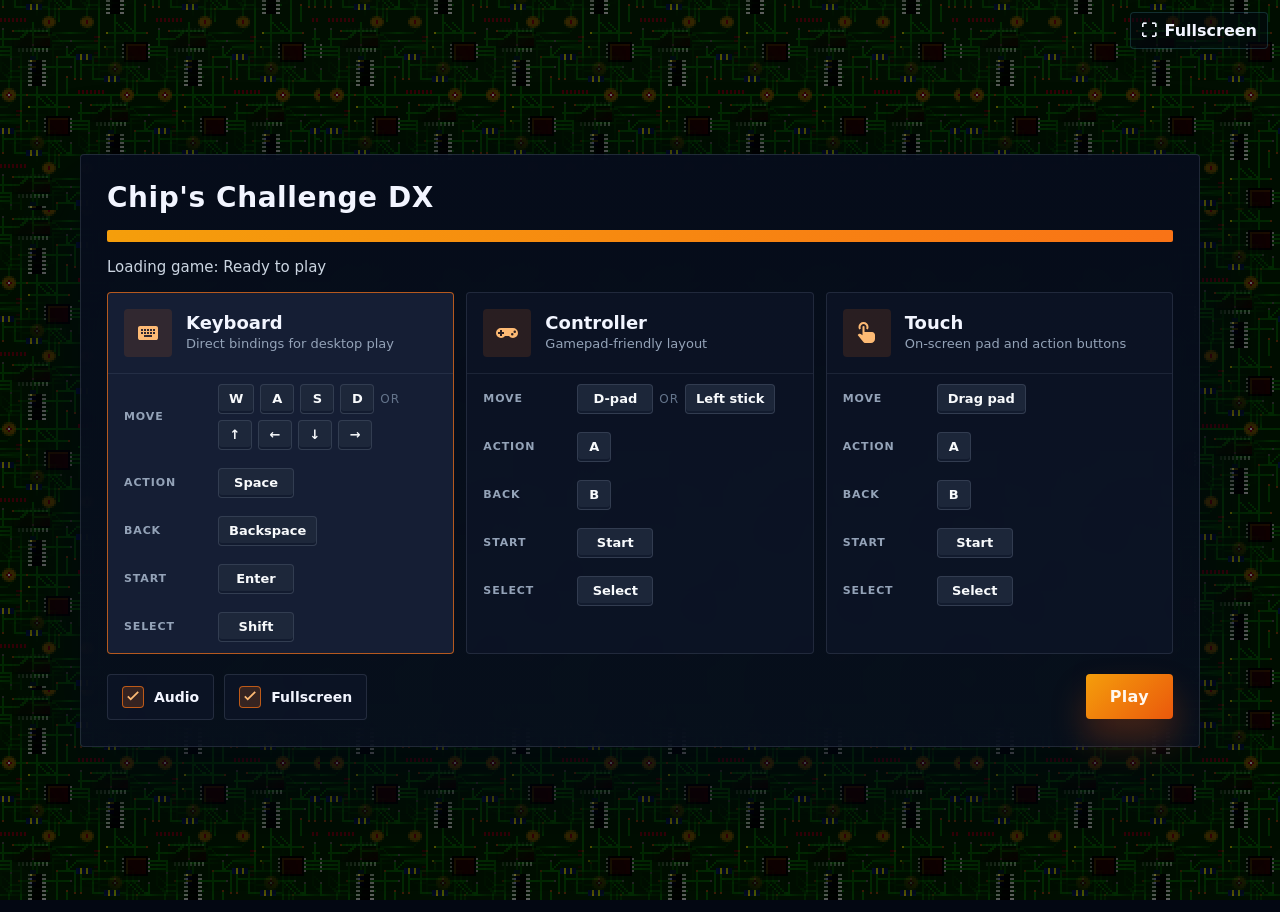
<file: index.html>
<!doctype html>
<html lang="en">
	<head>
		<meta charset="utf-8" />
		<meta name="viewport" content="width=device-width, initial-scale=1" />
		<meta name="description" content="Play Chip's Challenge DX in your browser with keyboard, controller, or touch controls." />
		<meta property="og:type" content="website" />
		<meta property="og:title" content="Chip's Challenge DX" />
		<meta property="og:description" content="Play Chip's Challenge DX in your browser with keyboard, controller, or touch controls." />
		<meta property="og:url" content="https://casualhacks.net/chipdx/" />
		<meta property="og:image" content="https://casualhacks.net/chipdx/social-preview.png" />
		<meta property="og:image:alt" content="Screenshot of Chip's Challenge DX showing a key-filled level and HUD counters." />
		<meta name="twitter:card" content="summary_large_image" />
		<meta name="twitter:title" content="Chip's Challenge DX" />
		<meta name="twitter:description" content="Play Chip's Challenge DX in your browser with keyboard, controller, or touch controls." />
		<meta name="twitter:image" content="https://casualhacks.net/chipdx/social-preview.png" />
		<title>Chip's Challenge DX</title>
		<link rel="icon" href="./favicon.ico" />
		<link rel="stylesheet" href="./index.css" />
	</head>
	<body>
		<div id="root" x-data="chipGame()" x-init="init()">
			<svg class="ui-icons" aria-hidden="true" focusable="false">
				<defs>
					<!-- Keyboard -->
					<symbol id="icon-keyboard" viewBox="0 0 24 24">
						<path d="M4 19q-.825 0-1.412-.587T2 17V7q0-.825.588-1.412T4 5h16q.825 0 1.413.588T22 7v10q0 .825-.587 1.413T20 19zm4-3h8v-2H8zm-3-3h2v-2H5zm3 0h2v-2H8zm3 0h2v-2h-2zm3 0h2v-2h-2zm3 0h2v-2h-2zM5 10h2V8H5zm3 0h2V8H8zm3 0h2V8h-2zm3 0h2V8h-2zm3 0h2V8h-2z"/>
					</symbol>
					<!-- Controller -->
					<symbol id="icon-controller" viewBox="0 0 24 24">
						<path d="M6 7h12a5 5 0 0 1 5 5a5 5 0 0 1-5 5c-1.64 0-3.09-.79-4-2h-4c-.91 1.21-2.36 2-4 2a5 5 0 0 1-5-5a5 5 0 0 1 5-5m13.75 2.5a1.25 1.25 0 0 0-1.25 1.25A1.25 1.25 0 0 0 19.75 12A1.25 1.25 0 0 0 21 10.75a1.25 1.25 0 0 0-1.25-1.25m-2.5 2.5A1.25 1.25 0 0 0 16 13.25a1.25 1.25 0 0 0 1.25 1.25a1.25 1.25 0 0 0 1.25-1.25A1.25 1.25 0 0 0 17.25 12M5 9v2H3v2h2v2h2v-2h2v-2H7V9z"/>
					</symbol>
					<!-- Touch -->
					<symbol id="icon-touch" viewBox="0 0 24 24">
						<path fill="currentColor" d="M10.475 22q-.7 0-1.312-.3t-1.038-.85l-5.45-6.925l.475-.5q.5-.525 1.2-.625t1.3.275L7.5 14.2V6q0-.425.288-.712T8.5 5t.725.288t.3.712v5H17q1.25 0 2.125.875T20 14v4q0 1.65-1.175 2.825T16 22zm-6.3-13.5q-.325-.55-.5-1.187T3.5 6q0-2.075 1.463-3.537T8.5 1t3.538 1.463T13.5 6q0 .675-.175 1.313t-.5 1.187l-1.725-1q.2-.35.3-.712T11.5 6q0-1.25-.875-2.125T8.5 3t-2.125.875T5.5 6q0 .425.1.788t.3.712z"/>
					</symbol>
					<!-- Check -->
					<symbol id="icon-check" viewBox="0 0 24 24">
						<path d="M9.25 16.25 5 12l1.5-1.5 2.75 2.75L17.5 5 19 6.5l-9.75 9.75Z" />
					</symbol>
				</defs>
			</svg>

			<canvas id="game" x-ref="canvas"></canvas>
			<div id="hud" x-text="hudText"></div>
			<button id="display-mode-cta" type="button" x-cloak x-show="showDisplayModeCta" @click="requestPreferredDisplayMode()">
				<span id="display-mode-cta-icon" aria-hidden="true">⛶</span>
				<span>Fullscreen</span>
			</button>
			<input id="levelset-file-input" x-ref="levelSetFileInput" type="file" accept=".dat,.ccl,application/octet-stream" @change="loadLocalPlayLevelSet($event)" />
			<div id="levelset-file-prompt" x-cloak x-show="levelSetFilePromptVisible" @click.self="levelSetFilePromptVisible = false">
				<button type="button" @click="$refs.levelSetFileInput.click()">Choose Levelset File</button>
			</div>
			<div id="loading-screen" aria-live="polite" x-cloak x-show="!gameActive">
				<div id="loading-panel-frame" :style="{ width: loadingPanelFrameWidth + 'px', height: loadingPanelFrameHeight + 'px' }">
					<div id="loading-panel" x-ref="loadingPanel" :class="{ landscape: showAllControlHints }" :style="{ transform: 'scale(' + loadingPanelScale + ')' }">
						<div id="loading-title">Chip's Challenge DX</div>
						<div id="loading-bar"><span :style="{ width: Math.round(loadingProgress * 100) + '%' }"></span></div>
						<div id="loading-status" x-text="overlayStatusText"></div>
						<div id="control-grid">
						<section class="control-card" :class="{ selected: selectedControlScheme === 'keyboard' }" role="button" tabindex="0" @click="selectControlScheme('keyboard')" @keydown.enter.prevent="selectControlScheme('keyboard')" @keydown.space.prevent="selectControlScheme('keyboard')" :aria-pressed="selectedControlScheme === 'keyboard' ? 'true' : 'false'">
							<div class="control-card-toggle">
								<div class="control-card-head">
									<span class="control-icon" aria-hidden="true"><svg viewBox="0 0 24 24"><use href="#icon-keyboard"></use></svg></span>
									<div>
										<div class="control-name">Keyboard</div>
										<div class="control-summary">Direct bindings for desktop play</div>
									</div>
								</div>
							</div>
							<div class="control-card-body" :class="{ expanded: selectedControlScheme === 'keyboard' || showAllControlHints }" :aria-hidden="selectedControlScheme === 'keyboard' || showAllControlHints ? 'false' : 'true'">
								<div class="binding-row"><span class="binding-label">Move</span><span class="binding-value"><span class="binding-chord"><span class="keycap">W</span><span class="keycap">A</span><span class="keycap">S</span><span class="keycap">D</span></span><span class="binding-sep">or</span><span class="binding-chord"><span class="keycap">↑</span><span class="keycap">←</span><span class="keycap">↓</span><span class="keycap">→</span></span></span></div>
								<div class="binding-row"><span class="binding-label">Action</span><span class="binding-value"><span class="keycap wide">Space</span></span></div>
								<div class="binding-row"><span class="binding-label">Back</span><span class="binding-value"><span class="keycap wide">Backspace</span></span></div>
								<div class="binding-row"><span class="binding-label">Start</span><span class="binding-value"><span class="keycap wide">Enter</span></span></div>
								<div class="binding-row"><span class="binding-label">Select</span><span class="binding-value"><span class="keycap wide">Shift</span></span></div>
							</div>
						</section>
						<section class="control-card" :class="{ selected: selectedControlScheme === 'gamepad' }" role="button" tabindex="0" @click="selectControlScheme('gamepad')" @keydown.enter.prevent="selectControlScheme('gamepad')" @keydown.space.prevent="selectControlScheme('gamepad')" :aria-pressed="selectedControlScheme === 'gamepad' ? 'true' : 'false'">
							<div class="control-card-toggle">
								<div class="control-card-head">
									<span class="control-icon" aria-hidden="true"><svg viewBox="0 0 24 24"><use href="#icon-controller"></use></svg></span>
									<div>
										<div class="control-name">Controller</div>
										<div class="control-summary">Gamepad-friendly layout</div>
									</div>
								</div>
							</div>
							<div class="control-card-body" :class="{ expanded: selectedControlScheme === 'gamepad' || showAllControlHints }" :aria-hidden="selectedControlScheme === 'gamepad' || showAllControlHints ? 'false' : 'true'">
								<div class="binding-row"><span class="binding-label">Move</span><span class="binding-value"><span class="keycap wide">D-pad</span><span class="binding-sep">or</span><span class="keycap wide">Left stick</span></span></div>
								<div class="binding-row"><span class="binding-label">Action</span><span class="binding-value"><span class="keycap">A</span></span></div>
								<div class="binding-row"><span class="binding-label">Back</span><span class="binding-value"><span class="keycap">B</span></span></div>
								<div class="binding-row"><span class="binding-label">Start</span><span class="binding-value"><span class="keycap wide">Start</span></span></div>
								<div class="binding-row"><span class="binding-label">Select</span><span class="binding-value"><span class="keycap wide">Select</span></span></div>
							</div>
						</section>
						<section class="control-card" :class="{ selected: selectedControlScheme === 'touch' }" role="button" tabindex="0" @click="selectControlScheme('touch')" @keydown.enter.prevent="selectControlScheme('touch')" @keydown.space.prevent="selectControlScheme('touch')" :aria-pressed="selectedControlScheme === 'touch' ? 'true' : 'false'">
							<div class="control-card-toggle">
								<div class="control-card-head">
									<span class="control-icon" aria-hidden="true"><svg viewBox="0 0 24 24"><use href="#icon-touch"></use></svg></span>
									<div>
										<div class="control-name">Touch</div>
										<div class="control-summary">On-screen pad and action buttons</div>
									</div>
								</div>
							</div>
							<div class="control-card-body" :class="{ expanded: selectedControlScheme === 'touch' || showAllControlHints }" :aria-hidden="selectedControlScheme === 'touch' || showAllControlHints ? 'false' : 'true'">
								<div class="binding-row"><span class="binding-label">Move</span><span class="binding-value"><span class="keycap wide">Drag pad</span></span></div>
								<div class="binding-row"><span class="binding-label">Action</span><span class="binding-value"><span class="keycap">A</span></span></div>
								<div class="binding-row"><span class="binding-label">Back</span><span class="binding-value"><span class="keycap">B</span></span></div>
								<div class="binding-row"><span class="binding-label">Start</span><span class="binding-value"><span class="keycap wide">Start</span></span></div>
								<div class="binding-row"><span class="binding-label">Select</span><span class="binding-value"><span class="keycap wide">Select</span></span></div>
							</div>
						</section>
						</div>
						<div id="session-options">
							<label class="option-toggle">
								<input type="checkbox" x-model="prefs.audioEnabled" />
								<span class="option-toggle-ui"><svg viewBox="0 0 24 24"><use href="#icon-check"></use></svg></span>
								<span>Audio</span>
							</label>
							<label class="option-toggle">
								<input type="checkbox" x-model="prefs.fullscreenEnabled" @change="savePrefs()" />
								<span class="option-toggle-ui"><svg viewBox="0 0 24 24"><use href="#icon-check"></use></svg></span>
								<span>Fullscreen</span>
							</label>
							<button id="play-button" type="button" @click="startGame()" :disabled="!isReadyToPlay">Play</button>
						</div>
					</div>
				</div>
			</div>
			<div id="touch-controls" :class="{ enabled: touchEnabled }" :aria-hidden="touchEnabled ? 'false' : 'true'">
				<div
					class="pad"
					id="touch-pad"
					x-ref="touchPad"
					aria-hidden="true"
					@touchstart.prevent="onPadTouchStart($event)"
					@touchmove.prevent="onPadTouchMove($event)"
					@touchend.prevent="onPadTouchEnd($event)"
					@touchcancel.prevent="onPadTouchEnd($event)"
				>
					<div class="dir up" :class="{ active: padDir === 'up' }"><span class="dir-glyph">▲</span></div>
					<div class="dir down" :class="{ active: padDir === 'down' }"><span class="dir-glyph">▼</span></div>
					<div class="dir left" :class="{ active: padDir === 'left' }"><span class="dir-glyph">◀</span></div>
					<div class="dir right" :class="{ active: padDir === 'right' }"><span class="dir-glyph">▶</span></div>
				</div>
				<div class="cluster">
					<button data-btn="b" :class="{ active: touchPressed.b }" @touchstart.prevent="pressTouchButton('b')" @touchend.prevent="releaseTouchButton('b')" @touchcancel.prevent="releaseTouchButton('b')">B</button>
					<button data-btn="a" :class="{ active: touchPressed.a }" @touchstart.prevent="pressTouchButton('a')" @touchend.prevent="releaseTouchButton('a')" @touchcancel.prevent="releaseTouchButton('a')">A</button>
					<button data-btn="start" :class="{ active: touchPressed.start }" @touchstart.prevent="pressTouchButton('start')" @touchend.prevent="releaseTouchButton('start')" @touchcancel.prevent="releaseTouchButton('start')">Start</button>
					<button data-btn="select" :class="{ active: touchPressed.select }" @touchstart.prevent="pressTouchButton('select')" @touchend.prevent="releaseTouchButton('select')" @touchcancel.prevent="releaseTouchButton('select')">Select</button>
				</div>
			</div>
		</div>
		<script src="./index.js" type="module"></script>
		<script src="./alpine.min.js" defer></script>
	</body>
</html>
</file>
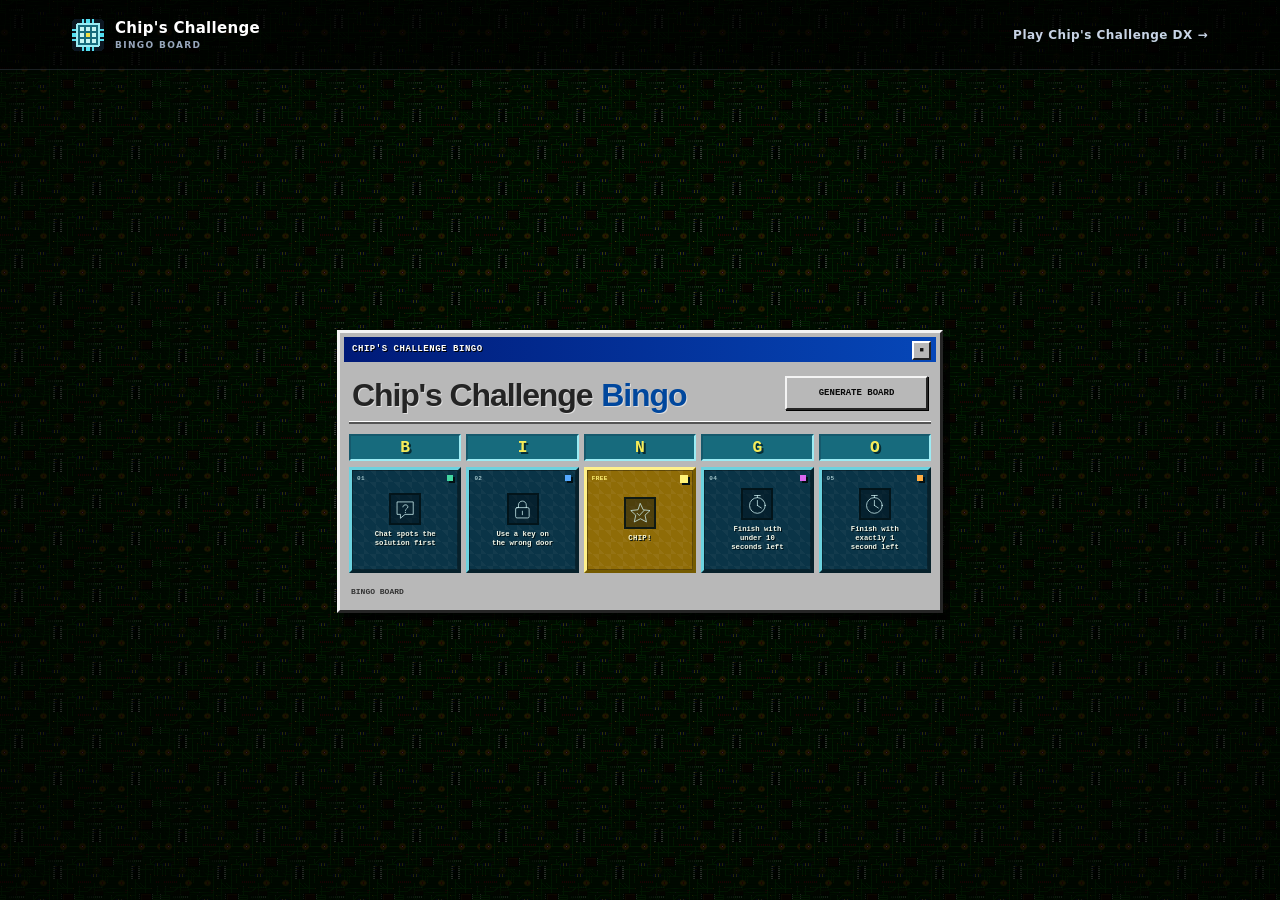
<file: bingo.html>
<!doctype html>
<html lang="en">
	<head>
		<meta charset="utf-8" />
		<meta name="viewport" content="width=device-width, initial-scale=1" />
		<meta name="description" content="Generate and share a Chip's Challenge bingo board for streams and community play." />
		<meta name="theme-color" content="#001a78" />
		<meta property="og:type" content="website" />
		<meta property="og:title" content="Chip's Challenge Bingo" />
		<meta property="og:description" content="Same challenges, different card: play Chip's Challenge bingo with a streamer or friends." />
		<title>Chip's Challenge Bingo</title>
		<link rel="icon" href="./bingo-favicon.svg" type="image/svg+xml" />
		<link rel="icon" href="./bingo-favicon.ico" sizes="16x16 32x32 48x48" />
		<link rel="stylesheet" href="./bingo.css" />
	</head>
	<body>
		<!-- Small, dependency-free vector tile art. Each challenge chooses one symbol. -->
		<svg class="icon-library" aria-hidden="true" focusable="false">
			<defs>
				<symbol id="tile-chip" viewBox="0 0 64 64"><rect x="17" y="17" width="30" height="30" rx="3" fill="none" stroke="currentColor" stroke-width="2"/><path d="M24 25h16v14H24zM9 23h8M9 32h8M9 41h8M47 23h8M47 32h8M47 41h8M23 9v8M32 9v8M41 9v8M23 47v8M32 47v8M41 47v8" fill="none" stroke="currentColor" stroke-width="2"/></symbol>
				<symbol id="tile-key" viewBox="0 0 64 64"><circle cx="22" cy="24" r="10" fill="none" stroke="currentColor" stroke-width="2"/><path d="m29 31 21 21m-8-8 7-7m-14 0 7-7" fill="none" stroke="currentColor" stroke-width="2" stroke-linecap="square"/></symbol>
				<symbol id="tile-lock" viewBox="0 0 64 64"><rect x="13" y="27" width="38" height="29" rx="4" fill="none" stroke="currentColor" stroke-width="2"/><path d="M21 27v-7c0-15 22-15 22 0v7M32 37v10" fill="none" stroke="currentColor" stroke-width="2" stroke-linecap="round"/></symbol>
				<symbol id="tile-boots" viewBox="0 0 64 64"><path d="M12 10h15v25l9 7v10H9V39l8-5V10m23 5h14v21l5 5v11H35V42l7-7z" fill="none" stroke="currentColor" stroke-width="2" stroke-linejoin="round"/></symbol>
				<symbol id="tile-block" viewBox="0 0 64 64"><path d="M9 19 32 7l23 12v27L32 58 9 46zM9 19l23 13 23-13M32 32v26" fill="none" stroke="currentColor" stroke-width="2" stroke-linejoin="round"/></symbol>
				<symbol id="tile-water" viewBox="0 0 64 64"><path d="M5 20c7-7 12 7 20 0s13 7 21 0 11 2 13 0M5 33c7-7 12 7 20 0s13 7 21 0 11 2 13 0M5 46c7-7 12 7 20 0s13 7 21 0 11 2 13 0" fill="none" stroke="currentColor" stroke-width="2" stroke-linecap="round"/></symbol>
				<symbol id="tile-ice" viewBox="0 0 64 64"><path d="M32 6v52M10 19l44 26M10 45l44-26M22 11l10 8 10-8M22 53l10-8 10 8M8 30l12 4-2 12M56 34l-12-4 2-12" fill="none" stroke="currentColor" stroke-width="2" stroke-linecap="square"/></symbol>
				<symbol id="tile-fire" viewBox="0 0 64 64"><path d="M35 6c3 14-10 16-6 28 3-8 8-10 12-15 9 9 14 19 9 29-8 15-31 14-38 0C5 34 17 22 24 14c0 8 4 10 5 13 5-7 5-13 6-21Z" fill="none" stroke="currentColor" stroke-width="2" stroke-linejoin="round"/></symbol>
				<symbol id="tile-button" viewBox="0 0 64 64"><ellipse cx="32" cy="45" rx="25" ry="10" fill="none" stroke="currentColor" stroke-width="2"/><path d="M14 44V29c0-8 36-8 36 0v16M14 29c0 9 36 9 36 0" fill="none" stroke="currentColor" stroke-width="2"/></symbol>
				<symbol id="tile-teleport" viewBox="0 0 64 64"><circle cx="32" cy="32" r="25" fill="none" stroke="currentColor" stroke-width="2"/><path d="M32 48c-16 0-17-23-2-26 13-3 20 13 11 21-7 6-17-1-13-8 3-6 11-2 9 3" fill="none" stroke="currentColor" stroke-width="2" stroke-linecap="round"/></symbol>
				<symbol id="tile-monster" viewBox="0 0 64 64"><path d="M13 54V25C13 4 51 4 51 25v29l-9-7-10 7-10-7z" fill="none" stroke="currentColor" stroke-width="2" stroke-linejoin="round"/><path d="M22 28h7m6 0h7M25 39h14" fill="none" stroke="currentColor" stroke-width="2" stroke-linecap="square"/></symbol>
				<symbol id="tile-timer" viewBox="0 0 64 64"><circle cx="32" cy="35" r="22" fill="none" stroke="currentColor" stroke-width="2"/><path d="M32 35V21m0 14 11 7M24 7h16M32 7v6" fill="none" stroke="currentColor" stroke-width="2" stroke-linecap="round"/></symbol>
				<symbol id="tile-map" viewBox="0 0 64 64"><path d="m7 14 16-7 18 7 16-7v43l-16 7-18-7-16 7zM23 7v43m18-36v43" fill="none" stroke="currentColor" stroke-width="2" stroke-linejoin="round"/></symbol>
				<symbol id="tile-wall" viewBox="0 0 64 64"><path d="M6 12h52v40H6zM6 25h52M6 39h52M19 12v13m26-13v13M13 25v14m25-14v14M24 39v13m25-13v13" fill="none" stroke="currentColor" stroke-width="2"/></symbol>
				<symbol id="tile-socket" viewBox="0 0 64 64"><circle cx="32" cy="32" r="25" fill="none" stroke="currentColor" stroke-width="2"/><circle cx="24" cy="29" r="4" fill="currentColor"/><circle cx="40" cy="29" r="4" fill="currentColor"/><path d="M23 43c5-5 13-5 18 0" fill="none" stroke="currentColor" stroke-width="2" stroke-linecap="round"/></symbol>
				<symbol id="tile-thief" viewBox="0 0 64 64"><path d="M8 27c13-16 35-16 48 0-13 17-35 17-48 0Z" fill="none" stroke="currentColor" stroke-width="2"/><path d="M19 25h9m8 0h9M32 14v27M20 49h24" fill="none" stroke="currentColor" stroke-width="2" stroke-linecap="round"/></symbol>
				<symbol id="tile-tank" viewBox="0 0 64 64"><path d="M10 43h44v11H10zM18 43V27h28v16M27 27V17h15M42 17h15" fill="none" stroke="currentColor" stroke-width="2" stroke-linejoin="round"/><circle cx="20" cy="49" r="3"/><circle cx="32" cy="49" r="3"/><circle cx="44" cy="49" r="3"/></symbol>
				<symbol id="tile-trap" viewBox="0 0 64 64"><path d="M11 9v46M25 9v46M39 9v46M53 9v46M7 14h50M7 50h50" fill="none" stroke="currentColor" stroke-width="2"/><circle cx="32" cy="34" r="8" fill="none" stroke="currentColor" stroke-width="2"/></symbol>
				<symbol id="tile-toggle" viewBox="0 0 64 64"><rect x="8" y="12" width="21" height="40" rx="3" fill="none" stroke="currentColor" stroke-width="2"/><rect x="35" y="12" width="21" height="40" rx="3" fill="currentColor"/><path d="m18 26 5-5 5 5M46 40l-5 5-5-5" fill="none" stroke="currentColor" stroke-width="2"/></symbol>
				<symbol id="tile-exit" viewBox="0 0 64 64"><path d="M12 55h40M18 55V9h28v46M26 32h28m-8-8 8 8-8 8" fill="none" stroke="currentColor" stroke-width="2" stroke-linejoin="round"/><circle cx="37" cy="34" r="2"/></symbol>
				<symbol id="tile-hint" viewBox="0 0 64 64"><path d="M10 11h44v35H31L18 57V46h-8z" fill="none" stroke="currentColor" stroke-width="2" stroke-linejoin="round"/><path d="M25 25c0-8 14-8 14 0 0 5-7 5-7 10m0 5v1" fill="none" stroke="currentColor" stroke-width="2" stroke-linecap="round"/></symbol>
				<symbol id="tile-bomb" viewBox="0 0 64 64"><circle cx="29" cy="37" r="20" fill="none" stroke="currentColor" stroke-width="2"/><path d="m39 20 6-7 6 6m-14-1 6 5M51 8v-3M56 13h4" fill="none" stroke="currentColor" stroke-width="2" stroke-linecap="square"/></symbol>
				<symbol id="tile-heart" viewBox="0 0 64 64"><path d="M32 55 10 34C-4 19 15 4 27 16l5 6 5-6C49 4 68 19 54 34Z" fill="none" stroke="currentColor" stroke-width="2" stroke-linejoin="round"/></symbol>
				<symbol id="tile-free" viewBox="0 0 64 64"><path d="m32 5 8 17 19 2-14 13 4 19-17-9-17 9 4-19L5 24l19-2z" fill="none" stroke="currentColor" stroke-width="2" stroke-linejoin="round"/><path d="m23 32 6 6 13-14" fill="none" stroke="currentColor" stroke-width="2"/></symbol>
			</defs>
		</svg>

		<main class="app-shell" x-data="bingoBoard()" x-init="init()" x-cloak>
			<header class="site-header">
				<a class="brand" href="./bingo.html" aria-label="Chip's Challenge Bingo">
					<img class="brand-mark" src="./bingo-favicon.svg" alt="" width="32" height="32" />
					<span><strong>Chip's Challenge</strong><small>Bingo board</small></span>
				</a>
				<a class="play-link" href="./">Play Chip's Challenge DX <span aria-hidden="true">→</span></a>
			</header>

			<section class="landing" x-show="ready && !hasBoard">
				<div class="bingo-window landing-window">
					<section class="game-heading landing-heading">
						<h1><span>Chip's Challenge</span><em>Bingo</em></h1>
						<div class="heading-controls landing-controls">
							<p class="seed-error" x-show="seedError" x-text="seedError" role="alert"></p>
							<div class="heading-actions">
								<button class="primary-action compact" type="button" @click="generateBoard()">Generate board</button>
							</div>
						</div>
					</section>

					<section class="board-wrap landing-board-preview" aria-label="Example bingo tiles">
						<div class="bingo-letters" aria-hidden="true">
							<span>B</span><span>I</span><span>N</span><span>G</span><span>O</span>
						</div>
						<div class="bingo-grid">
							<div class="bingo-square rarity-common">
								<span class="rarity-label">01</span>
								<span class="square-art" aria-hidden="true"><svg viewBox="0 0 64 64"><use href="#tile-hint"></use></svg></span>
								<span class="square-text">Chat spots the solution first</span>
							</div>
							<div class="bingo-square rarity-uncommon">
								<span class="rarity-label">02</span>
								<span class="square-art" aria-hidden="true"><svg viewBox="0 0 64 64"><use href="#tile-lock"></use></svg></span>
								<span class="square-text">Use a key on the wrong door</span>
							</div>
							<div class="bingo-square rarity-free free">
								<span class="rarity-label">FREE</span>
								<span class="square-art" aria-hidden="true"><svg viewBox="0 0 64 64"><use href="#tile-free"></use></svg></span>
								<span class="square-text">CHIP!</span>
							</div>
							<div class="bingo-square rarity-rare">
								<span class="rarity-label">04</span>
								<span class="square-art" aria-hidden="true"><svg viewBox="0 0 64 64"><use href="#tile-timer"></use></svg></span>
								<span class="square-text">Finish with under 10 seconds left</span>
							</div>
							<div class="bingo-square rarity-epic">
								<span class="rarity-label">05</span>
								<span class="square-art" aria-hidden="true"><svg viewBox="0 0 64 64"><use href="#tile-timer"></use></svg></span>
								<span class="square-text">Finish with exactly 1 second left</span>
							</div>
						</div>
						<div class="card-actions" aria-hidden="true"></div>
					</section>
				</div>
			</section>

			<template x-if="ready && hasBoard">
				<div class="game-view">
					<div class="bingo-window">
						<section class="game-heading">
							<h1><span>Chip's Challenge</span><em>Bingo</em></h1>
							<div class="heading-controls">
								<p class="eyebrow">Board <span class="seed-pill" x-text="boardSeed"></span></p>
								<div class="heading-actions">
									<button class="secondary-action" type="button" @click="generateBoard()">New board</button>
									<button class="primary-action compact" type="button" @click="copyInvite()">
										<span x-text="copyFeedback || 'Copy invite link'"></span>
									</button>
								</div>
							</div>
						</section>

						<section class="board-wrap" aria-label="Bingo card">
							<div class="bingo-letters" :class="{ 'has-bingo': isBingo }" aria-hidden="true">
								<span aria-hidden="true">B</span><span aria-hidden="true">I</span><span aria-hidden="true">N</span><span aria-hidden="true">G</span><span aria-hidden="true">O</span>
							</div>
							<span class="visually-hidden" role="status" aria-atomic="true" x-text="isBingo ? 'Bingo!' : ''"></span>

							<div class="bingo-grid">
								<template x-for="(square, index) in squares" :key="square.id">
									<button
										class="bingo-square"
										type="button"
										:class="squareClasses(square)"
										:disabled="square.free"
										@click="toggleSquare(square)"
										:aria-pressed="square.free ? null : isMarked(square)"
										:aria-label="square.free ? 'CHIP! Free center square' : square.text + ', ' + square.rarity + (isMarked(square) ? ', marked' : ', not marked')"
									>
										<span class="rarity-label" x-text="square.free ? 'FREE' : String(index + 1).padStart(2, '0')"></span>
										<span class="square-art" aria-hidden="true"><svg viewBox="0 0 64 64"><use :href="'#tile-' + square.icon"></use></svg></span>
										<span class="square-text" x-text="square.text"></span>
									</button>
								</template>
							</div>

							<div class="card-actions">
								<button type="button" @click="clearProgress()" :disabled="markedIds.length === 0">Clear marks</button>
								<span aria-hidden="true"></span>
								<button type="button" @click="newPlayerCard()">Reshuffle card</button>
							</div>
						</section>
					</div>
				</div>
			</template>
		</main>

		<script src="./bingo.js" type="module"></script>
		<script src="./alpine.min.js" defer></script>
	</body>
</html>
</file>
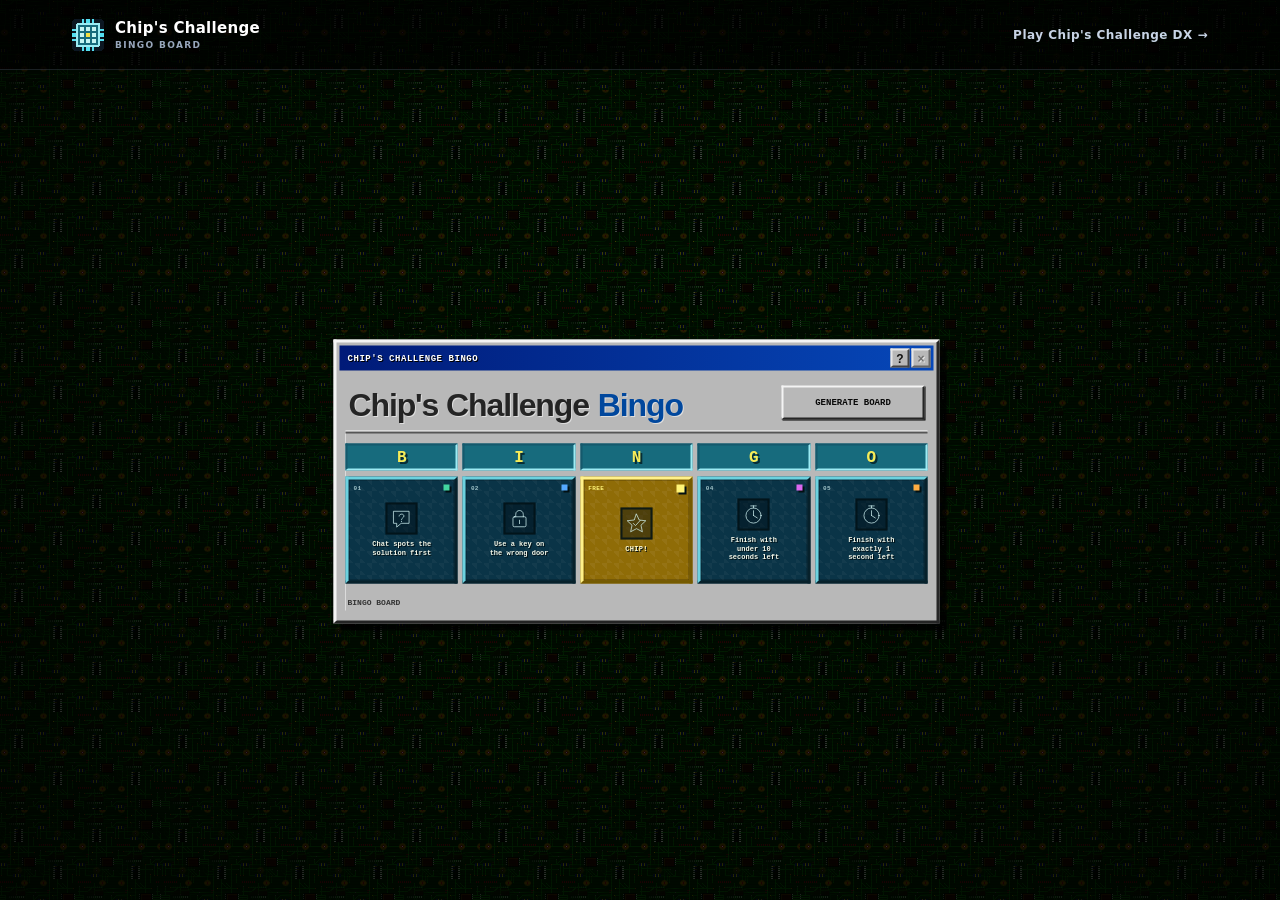
<file: code/chiphtml/public/bingo.html>
<!doctype html>
<html lang="en">
	<head>
		<meta charset="utf-8" />
		<meta name="viewport" content="width=device-width, initial-scale=1" />
		<meta name="description" content="Generate and share a Chip's Challenge bingo board for streams and community play." />
		<meta name="theme-color" content="#001a78" />
		<meta property="og:type" content="website" />
		<meta property="og:title" content="Chip's Challenge Bingo" />
		<meta property="og:description" content="Same challenges, different card: play Chip's Challenge bingo with a streamer or friends." />
		<title>Chip's Challenge Bingo</title>
		<link rel="icon" href="./bingo-favicon.svg" type="image/svg+xml" />
		<link rel="icon" href="./bingo-favicon.ico" sizes="16x16 32x32 48x48" />
		<link rel="stylesheet" href="./bingo.css" />
	</head>
	<body>
		<!-- Small, dependency-free vector tile art. Each challenge chooses one symbol. -->
		<svg class="icon-library" aria-hidden="true" focusable="false">
			<defs>
				<symbol id="tile-chip" viewBox="0 0 64 64"><rect x="17" y="17" width="30" height="30" rx="3" fill="none" stroke="currentColor" stroke-width="2"/><path d="M24 25h16v14H24zM9 23h8M9 32h8M9 41h8M47 23h8M47 32h8M47 41h8M23 9v8M32 9v8M41 9v8M23 47v8M32 47v8M41 47v8" fill="none" stroke="currentColor" stroke-width="2"/></symbol>
				<symbol id="tile-key" viewBox="0 0 64 64"><circle cx="22" cy="24" r="10" fill="none" stroke="currentColor" stroke-width="2"/><path d="m29 31 21 21m-8-8 7-7m-14 0 7-7" fill="none" stroke="currentColor" stroke-width="2" stroke-linecap="square"/></symbol>
				<symbol id="tile-lock" viewBox="0 0 64 64"><rect x="13" y="27" width="38" height="29" rx="4" fill="none" stroke="currentColor" stroke-width="2"/><path d="M21 27v-7c0-15 22-15 22 0v7M32 37v10" fill="none" stroke="currentColor" stroke-width="2" stroke-linecap="round"/></symbol>
				<symbol id="tile-boots" viewBox="0 0 64 64"><path d="M12 10h15v25l9 7v10H9V39l8-5V10m23 5h14v21l5 5v11H35V42l7-7z" fill="none" stroke="currentColor" stroke-width="2" stroke-linejoin="round"/></symbol>
				<symbol id="tile-block" viewBox="0 0 64 64"><path d="M9 19 32 7l23 12v27L32 58 9 46zM9 19l23 13 23-13M32 32v26" fill="none" stroke="currentColor" stroke-width="2" stroke-linejoin="round"/></symbol>
				<symbol id="tile-water" viewBox="0 0 64 64"><path d="M5 20c7-7 12 7 20 0s13 7 21 0 11 2 13 0M5 33c7-7 12 7 20 0s13 7 21 0 11 2 13 0M5 46c7-7 12 7 20 0s13 7 21 0 11 2 13 0" fill="none" stroke="currentColor" stroke-width="2" stroke-linecap="round"/></symbol>
				<symbol id="tile-ice" viewBox="0 0 64 64"><path d="M32 6v52M10 19l44 26M10 45l44-26M22 11l10 8 10-8M22 53l10-8 10 8M8 30l12 4-2 12M56 34l-12-4 2-12" fill="none" stroke="currentColor" stroke-width="2" stroke-linecap="square"/></symbol>
				<symbol id="tile-fire" viewBox="0 0 64 64"><path d="M35 6c3 14-10 16-6 28 3-8 8-10 12-15 9 9 14 19 9 29-8 15-31 14-38 0C5 34 17 22 24 14c0 8 4 10 5 13 5-7 5-13 6-21Z" fill="none" stroke="currentColor" stroke-width="2" stroke-linejoin="round"/></symbol>
				<symbol id="tile-button" viewBox="0 0 64 64"><ellipse cx="32" cy="45" rx="25" ry="10" fill="none" stroke="currentColor" stroke-width="2"/><path d="M14 44V29c0-8 36-8 36 0v16M14 29c0 9 36 9 36 0" fill="none" stroke="currentColor" stroke-width="2"/></symbol>
				<symbol id="tile-teleport" viewBox="0 0 64 64"><circle cx="32" cy="32" r="25" fill="none" stroke="currentColor" stroke-width="2"/><path d="M32 48c-16 0-17-23-2-26 13-3 20 13 11 21-7 6-17-1-13-8 3-6 11-2 9 3" fill="none" stroke="currentColor" stroke-width="2" stroke-linecap="round"/></symbol>
				<symbol id="tile-monster" viewBox="0 0 64 64"><path d="M13 54V25C13 4 51 4 51 25v29l-9-7-10 7-10-7z" fill="none" stroke="currentColor" stroke-width="2" stroke-linejoin="round"/><path d="M22 28h7m6 0h7M25 39h14" fill="none" stroke="currentColor" stroke-width="2" stroke-linecap="square"/></symbol>
				<symbol id="tile-timer" viewBox="0 0 64 64"><circle cx="32" cy="35" r="22" fill="none" stroke="currentColor" stroke-width="2"/><path d="M32 35V21m0 14 11 7M24 7h16M32 7v6" fill="none" stroke="currentColor" stroke-width="2" stroke-linecap="round"/></symbol>
				<symbol id="tile-map" viewBox="0 0 64 64"><path d="m7 14 16-7 18 7 16-7v43l-16 7-18-7-16 7zM23 7v43m18-36v43" fill="none" stroke="currentColor" stroke-width="2" stroke-linejoin="round"/></symbol>
				<symbol id="tile-wall" viewBox="0 0 64 64"><path d="M6 12h52v40H6zM6 25h52M6 39h52M19 12v13m26-13v13M13 25v14m25-14v14M24 39v13m25-13v13" fill="none" stroke="currentColor" stroke-width="2"/></symbol>
				<symbol id="tile-socket" viewBox="0 0 64 64"><circle cx="32" cy="32" r="25" fill="none" stroke="currentColor" stroke-width="2"/><circle cx="24" cy="29" r="4" fill="currentColor"/><circle cx="40" cy="29" r="4" fill="currentColor"/><path d="M23 43c5-5 13-5 18 0" fill="none" stroke="currentColor" stroke-width="2" stroke-linecap="round"/></symbol>
				<symbol id="tile-thief" viewBox="0 0 64 64"><path d="M8 27c13-16 35-16 48 0-13 17-35 17-48 0Z" fill="none" stroke="currentColor" stroke-width="2"/><path d="M19 25h9m8 0h9M32 14v27M20 49h24" fill="none" stroke="currentColor" stroke-width="2" stroke-linecap="round"/></symbol>
				<symbol id="tile-tank" viewBox="0 0 64 64"><path d="M10 43h44v11H10zM18 43V27h28v16M27 27V17h15M42 17h15" fill="none" stroke="currentColor" stroke-width="2" stroke-linejoin="round"/><circle cx="20" cy="49" r="3"/><circle cx="32" cy="49" r="3"/><circle cx="44" cy="49" r="3"/></symbol>
				<symbol id="tile-trap" viewBox="0 0 64 64"><path d="M11 9v46M25 9v46M39 9v46M53 9v46M7 14h50M7 50h50" fill="none" stroke="currentColor" stroke-width="2"/><circle cx="32" cy="34" r="8" fill="none" stroke="currentColor" stroke-width="2"/></symbol>
				<symbol id="tile-toggle" viewBox="0 0 64 64"><rect x="8" y="12" width="21" height="40" rx="3" fill="none" stroke="currentColor" stroke-width="2"/><rect x="35" y="12" width="21" height="40" rx="3" fill="currentColor"/><path d="m18 26 5-5 5 5M46 40l-5 5-5-5" fill="none" stroke="currentColor" stroke-width="2"/></symbol>
				<symbol id="tile-exit" viewBox="0 0 64 64"><path d="M12 55h40M18 55V9h28v46M26 32h28m-8-8 8 8-8 8" fill="none" stroke="currentColor" stroke-width="2" stroke-linejoin="round"/><circle cx="37" cy="34" r="2"/></symbol>
				<symbol id="tile-hint" viewBox="0 0 64 64"><path d="M10 11h44v35H31L18 57V46h-8z" fill="none" stroke="currentColor" stroke-width="2" stroke-linejoin="round"/><path d="M25 25c0-8 14-8 14 0 0 5-7 5-7 10m0 5v1" fill="none" stroke="currentColor" stroke-width="2" stroke-linecap="round"/></symbol>
				<symbol id="tile-bomb" viewBox="0 0 64 64"><circle cx="29" cy="37" r="20" fill="none" stroke="currentColor" stroke-width="2"/><path d="m39 20 6-7 6 6m-14-1 6 5M51 8v-3M56 13h4" fill="none" stroke="currentColor" stroke-width="2" stroke-linecap="square"/></symbol>
				<symbol id="tile-heart" viewBox="0 0 64 64"><path d="M32 55 10 34C-4 19 15 4 27 16l5 6 5-6C49 4 68 19 54 34Z" fill="none" stroke="currentColor" stroke-width="2" stroke-linejoin="round"/></symbol>
				<symbol id="tile-free" viewBox="0 0 64 64"><path d="m32 5 8 17 19 2-14 13 4 19-17-9-17 9 4-19L5 24l19-2z" fill="none" stroke="currentColor" stroke-width="2" stroke-linejoin="round"/><path d="m23 32 6 6 13-14" fill="none" stroke="currentColor" stroke-width="2"/></symbol>
			</defs>
		</svg>

		<main class="app-shell" x-data="bingoBoard()" x-init="init()" x-cloak>
			<header class="site-header">
				<a class="brand" href="./bingo.html" aria-label="Chip's Challenge Bingo">
					<img class="brand-mark" src="./bingo-favicon.svg" alt="" width="32" height="32" />
					<span><strong>Chip's Challenge</strong><small>Bingo board</small></span>
				</a>
				<a class="play-link" href="./">Play Chip's Challenge DX <span aria-hidden="true">→</span></a>
			</header>

			<section class="landing" x-show="ready && !hasBoard">
				<div class="bingo-window landing-window">
					<button class="window-help" type="button" title="How to play" aria-label="How to play" @click="$refs.helpDialog.showModal()">?</button>
					<section class="game-heading landing-heading">
						<h1><span>Chip's Challenge</span><em>Bingo</em></h1>
						<div class="heading-controls landing-controls">
							<p class="seed-error" x-show="seedError" x-text="seedError" role="alert"></p>
							<div class="heading-actions">
								<button class="primary-action compact" type="button" @click="generateBoard()">Generate board</button>
							</div>
						</div>
					</section>

					<section class="board-wrap landing-board-preview" aria-label="Example bingo tiles">
						<div class="bingo-letters" aria-hidden="true">
							<span>B</span><span>I</span><span>N</span><span>G</span><span>O</span>
						</div>
						<div class="bingo-grid">
							<div class="bingo-square rarity-common">
								<span class="rarity-label">01</span>
								<span class="square-art" aria-hidden="true"><svg viewBox="0 0 64 64"><use href="#tile-hint"></use></svg></span>
								<span class="square-text">Chat spots the solution first</span>
							</div>
							<div class="bingo-square rarity-uncommon">
								<span class="rarity-label">02</span>
								<span class="square-art" aria-hidden="true"><svg viewBox="0 0 64 64"><use href="#tile-lock"></use></svg></span>
								<span class="square-text">Use a key on the wrong door</span>
							</div>
							<div class="bingo-square rarity-free free">
								<span class="rarity-label">FREE</span>
								<span class="square-art" aria-hidden="true"><svg viewBox="0 0 64 64"><use href="#tile-free"></use></svg></span>
								<span class="square-text">CHIP!</span>
							</div>
							<div class="bingo-square rarity-rare">
								<span class="rarity-label">04</span>
								<span class="square-art" aria-hidden="true"><svg viewBox="0 0 64 64"><use href="#tile-timer"></use></svg></span>
								<span class="square-text">Finish with under 10 seconds left</span>
							</div>
							<div class="bingo-square rarity-epic">
								<span class="rarity-label">05</span>
								<span class="square-art" aria-hidden="true"><svg viewBox="0 0 64 64"><use href="#tile-timer"></use></svg></span>
								<span class="square-text">Finish with exactly 1 second left</span>
							</div>
						</div>
						<div class="card-actions" aria-hidden="true"></div>
					</section>
				</div>
			</section>

			<template x-if="ready && hasBoard">
				<div class="game-view">
					<div class="bingo-window">
						<button class="window-help" type="button" title="How to play" aria-label="How to play" @click="$refs.helpDialog.showModal()">?</button>
						<section class="game-heading">
							<h1><span>Chip's Challenge</span><em>Bingo</em></h1>
							<div class="heading-controls">
								<div class="heading-actions">
									<button class="secondary-action" type="button" @click="generateBoard()">New board</button>
									<button class="primary-action compact" type="button" @click="copyInvite()">
										<span x-text="copyFeedback || 'Copy invite link'"></span>
									</button>
								</div>
							</div>
						</section>

						<section class="board-wrap" aria-label="Bingo card">
							<div class="bingo-letters" :class="{ 'has-bingo': isBingo }" aria-hidden="true">
								<span aria-hidden="true">B</span><span aria-hidden="true">I</span><span aria-hidden="true">N</span><span aria-hidden="true">G</span><span aria-hidden="true">O</span>
							</div>
							<span class="visually-hidden" role="status" aria-atomic="true" x-text="isBingo ? 'Bingo!' : ''"></span>

							<div class="bingo-grid">
								<template x-for="(square, index) in squares" :key="square.id">
									<button
										class="bingo-square"
										type="button"
										:class="squareClasses(square)"
										:disabled="square.free"
										@click="toggleSquare(square)"
										:aria-pressed="square.free ? null : isMarked(square)"
										:aria-label="square.free ? 'CHIP! Free center square' : square.text + ', ' + square.rarity + (isMarked(square) ? ', marked' : ', not marked')"
									>
										<span class="rarity-label" x-text="square.free ? 'FREE' : String(index + 1).padStart(2, '0')"></span>
										<span class="square-art" aria-hidden="true"><svg viewBox="0 0 64 64"><use :href="'#tile-' + square.icon"></use></svg></span>
										<span class="square-text" x-text="square.text"></span>
									</button>
								</template>
							</div>

							<div class="card-actions">
								<button type="button" @click="clearProgress()" :disabled="markedIds.length === 0">Clear marks</button>
								<span aria-hidden="true"></span>
								<button type="button" @click="newPlayerCard()">Reshuffle card</button>
							</div>
						</section>
					</div>
				</div>
			</template>

			<dialog
				class="help-dialog"
				x-ref="helpDialog"
				aria-labelledby="help-title"
				@click="if ($event.target === $refs.helpDialog) $refs.helpDialog.close()"
			>
				<header class="help-titlebar">
					<strong id="help-title">Chip's Challenge Bingo Help</strong>
					<button type="button" aria-label="Close help" title="Close" @click="$refs.helpDialog.close()">×</button>
				</header>
				<div class="help-content">
					<section class="help-objective">
						<h2>Object of the game</h2>
						<p>Light five squares in a straight line: across, down, or corner to corner. The CHIP! square in the middle is free.</p>
					</section>

					<div class="help-modes">
						<fieldset>
							<legend>Solo play</legend>
							<ol>
								<li>Press <b>Generate board</b>, then start playing Chip's Challenge.</li>
								<li>When you do or encounter what a square says, click it to turn it on.</li>
								<li>Complete any line to make BINGO light up.</li>
							</ol>
							<p class="help-note">A “streamer says” square counts when you say it. Nobody has to hear you.</p>
						</fieldset>

						<fieldset>
							<legend>Streamer + viewers</legend>
							<ol>
								<li>Generate a board, then press <b>Copy invite link</b>.</li>
								<li>Share the link with your viewers before the run begins.</li>
								<li>Call out events as they happen so viewers can mark their cards.</li>
							</ol>
							<p class="help-note">Everyone gets the same squares in a different arrangement.</p>
						</fieldset>
					</div>

					<div class="help-tips">
						<p><b>Wrong mark?</b> Click the square again.</p>
						<p><b>Reshuffle card</b> changes your layout and clears your marks.</p>
						<p><b>New board</b> chooses a new set of challenges.</p>
					</div>

					<form method="dialog" class="help-actions">
						<button class="help-ok" type="submit" autofocus>OK</button>
					</form>
				</div>
			</dialog>
		</main>

		<script src="./bingo.js" type="module"></script>
		<script src="./alpine.min.js" defer></script>
	</body>
</html>
</file>
<file: index.css>
:root {
	color-scheme: dark;
	--bg: #030712;
	--panel: rgba(16, 23, 41, 0.72);
	--text: #f2f5ff;
	--muted: #94a3b8;
	font-family: system-ui, -apple-system, Segoe UI, Roboto, Ubuntu, Cantarell, Noto Sans, sans-serif;
}

* {
	box-sizing: border-box;
}

[x-cloak] {
	display: none !important;
}

html,
body {
	height: 100%;
	margin: 0;
	background: var(--bg);
	color: var(--text);
	overflow: hidden;
}

body::before {
	content: "";
	position: fixed;
	inset: 0;
	pointer-events: none;
	background-image: url("./menubg.png");
	background-repeat: repeat;
	background-position: center;
	background-size: 50%;
	image-rendering: pixelated;
	opacity: 0.9;
}

.ui-icons {
	position: absolute;
	width: 0;
	height: 0;
	overflow: hidden;
	pointer-events: none;
}

#root {
	position: relative;
	width: 100%;
	height: 100%;
}

#game {
	position: absolute;
	inset: 0;
	width: 100%;
	height: 100%;
	display: block;
}


:is(#hud, #display-mode-cta) {
	position: absolute;
	top: 12px;
	min-height: 34px;
	padding: 8px 10px;
	border-radius: 4px;
	color: var(--text);
	font-size: 12px;
	line-height: 1;
	white-space: nowrap;
	z-index: 4;
}

#hud {
	position: absolute;
	left: 12px;
	min-width: 120px;
	display: inline-flex;
	align-items: center;
	justify-content: center;
	padding: 8px 10px;
	border: 1px solid rgba(108, 240, 255, 0.16);
	border-radius: 4px;
	background: rgba(3, 7, 18, 0.5);
	box-shadow: 0 10px 24px rgba(2, 6, 23, 0.14);
	text-align: center;
}

#hud:empty {
	display: none;
}

#display-mode-cta {
	position: absolute;
	right: 12px;
	display: inline-flex;
	align-items: center;
	gap: 8px;
	padding: 8px 10px;
	border: 1px solid rgba(108, 240, 255, 0.16);
	border-radius: 4px;
	background: rgba(3, 7, 18, 0.5);
	box-shadow: 0 10px 24px rgba(2, 6, 23, 0.14);
	font: inherit;
	font-weight: 700;
	text-align: left;
	cursor: pointer;
	user-select: none;
}

#display-mode-cta:focus-visible {
	outline: 2px solid rgba(125, 211, 252, 0.95);
	outline-offset: 2px;
}

#display-mode-cta-icon {
	flex: 0 0 auto;
	width: 16px;
	height: 16px;
	display: grid;
	place-items: center;
	color: var(--text);
	font-size: 16px;
	line-height: 1;
}

#levelset-file-input {
	position: absolute;
	width: 1px;
	height: 1px;
	opacity: 0;
	pointer-events: none;
}

#levelset-file-prompt {
	position: absolute;
	inset: 0;
	display: grid;
	place-items: center;
	padding: 20px;
	background: rgba(2, 6, 23, 0.68);
	z-index: 6;
}

#levelset-file-prompt button {
	appearance: none;
	padding: 13px 18px;
	border-radius: 4px;
	border-color: rgba(249, 115, 22, 0.7);
	background: linear-gradient(135deg, #f59e0b, #ea580c);
	color: #fff7ed;
	font: inherit;
	font-size: 16px;
	font-weight: 800;
	cursor: pointer;
}

#loading-screen {
	position: absolute;
	inset: 0;
	display: grid;
	place-items: center;
	padding: 12px;
	background-image: url("./menubg.png");
	background-repeat: repeat;
	background-position: center;
	background-size: 50%;
	image-rendering: pixelated;
	z-index: 3;
}

#loading-panel {
	width: 620px;
	flex: none;
	padding: 26px;
	border-radius: 4px;
	background: linear-gradient(180deg, rgba(6, 12, 28, 0.92), rgba(8, 15, 32, 0.84));
	border: 1px solid rgba(148, 163, 184, 0.18);
	box-shadow: 0 36px 90px rgba(2, 6, 23, 0.6);
	backdrop-filter: blur(14px);
	display: flex;
	flex-direction: column;
	gap: 16px;
	transform-origin: top left;
}

#loading-panel-frame {
	display: flex;
	align-items: flex-start;
	justify-content: flex-start;
	max-width: 100%;
	max-height: 100%;
	overflow: visible;
}

#loading-title {
	font-size: 28px;
	font-weight: 800;
	letter-spacing: 0.02em;
	margin-bottom: 0;
}

#loading-bar {
	height: 12px;
	border-radius: 2px;
	background: rgba(148, 163, 184, 0.14);
	overflow: hidden;
	margin-bottom: 0;
}

#loading-bar > span {
	display: block;
	height: 100%;
	width: 0%;
	background: linear-gradient(90deg, #f59e0b, #f97316);
	transition: width 180ms ease;
}

#loading-status {
	font-size: 15px;
	color: #cbd5e1;
	margin-bottom: 0;
}

#control-grid {
	display: grid;
	grid-template-columns: 1fr;
	gap: 12px;
	margin-bottom: 0;
	user-select: none;
}

.control-card {
	border: 1px solid rgba(148, 163, 184, 0.16);
	border-radius: 4px;
	background: rgba(15, 23, 42, 0.62);
	overflow: hidden;
	transition: border-color 140ms ease, background 140ms ease;
	min-width: 0;
	cursor: pointer;
}

.control-card.selected {
	border-color: rgba(249, 115, 22, 0.7);
	background: rgba(24, 33, 56, 0.88);
}

.control-card:focus-visible {
	outline: 2px solid rgba(125, 211, 252, 0.95);
	outline-offset: 2px;
}

.control-card-toggle {
	width: 100%;
	display: flex;
	align-items: flex-start;
	gap: 16px;
	padding: 16px;
	border: 0;
	background: transparent;
	color: inherit;
	font: inherit;
	text-align: left;
}

.control-card-head {
	display: flex;
	align-items: center;
	gap: 14px;
	min-width: 0;
}

.control-icon {
	width: 48px;
	height: 48px;
	display: inline-flex;
	align-items: center;
	justify-content: center;
	border-radius: 4px;
	background: rgba(249, 115, 22, 0.12);
	color: #fdba74;
	flex: 0 0 auto;
}

.control-icon svg,
.option-toggle-ui svg {
	width: 24px;
	height: 24px;
	fill: currentColor;
}

.control-name {
	font-size: 18px;
	font-weight: 700;
	margin-bottom: 2px;
}

.control-summary {
	font-size: 13px;
	line-height: 1.35;
	color: var(--muted);
}

.control-card-body {
	display: grid;
	gap: 8px;
	min-height: 0;
	max-height: 0;
	overflow: hidden;
	padding: 0 16px 0;
	border-top: 1px solid rgba(148, 163, 184, 0);
	opacity: 0;
	transition: max-height 160ms ease, padding-bottom 160ms ease, border-top-color 120ms ease, opacity 100ms ease;
}

.control-card-body.expanded {
	max-height: 280px;
	padding-bottom: 16px;
	border-top-color: rgba(148, 163, 184, 0.12);
	opacity: 1;
}

.binding-row {
	display: grid;
	grid-template-columns: 84px minmax(0, 1fr);
	gap: 10px;
	align-items: center;
	padding-top: 10px;
}

.binding-label {
	font-size: 11px;
	font-weight: 700;
	letter-spacing: 0.08em;
	text-transform: uppercase;
	color: #94a3b8;
}

.binding-value {
	display: flex;
	flex-wrap: wrap;
	align-items: center;
	gap: 6px;
	min-width: 0;
}

.binding-chord {
	display: inline-flex;
	flex-wrap: nowrap;
	gap: 6px;
	white-space: nowrap;
}

.binding-sep {
	font-size: 12px;
	color: #64748b;
	text-transform: uppercase;
	letter-spacing: 0.08em;
}

.keycap {
	display: inline-flex;
	align-items: center;
	justify-content: center;
	min-width: 34px;
	height: 30px;
	padding: 0 10px;
	border-radius: 4px;
	background: rgba(30, 41, 59, 0.95);
	border: 1px solid rgba(148, 163, 184, 0.18);
	box-shadow: inset 0 -2px 0 rgba(15, 23, 42, 0.7);
	font-size: 13px;
	font-weight: 700;
	color: #f8fafc;
}

.keycap.wide {
	min-width: 76px;
}

#session-options {
	display: flex;
	align-items: center;
	gap: 10px;
	flex-wrap: wrap;
	padding-top: 4px;
	user-select: none;
}

@media (orientation: landscape) {
	#loading-panel {
		width: 1120px;
	}

	#control-grid {
		grid-template-columns: repeat(3, minmax(0, 1fr));
		align-items: stretch;
	}

	#session-options {
		justify-content: space-between;
	}
}

.option-toggle {
	position: relative;
	display: inline-flex;
	align-items: center;
	gap: 10px;
	padding: 11px 14px;
	border-radius: 4px;
	border: 1px solid rgba(148, 163, 184, 0.18);
	background: rgba(15, 23, 42, 0.62);
	font-size: 14px;
	font-weight: 600;
	color: var(--text);
	cursor: pointer;
}

.option-toggle input {
	position: absolute;
	opacity: 0;
	pointer-events: none;
}

.option-toggle-ui {
	width: 22px;
	height: 22px;
	display: inline-flex;
	align-items: center;
	justify-content: center;
	border-radius: 4px;
	border: 1px solid rgba(148, 163, 184, 0.3);
	background: rgba(15, 23, 42, 0.9);
	color: transparent;
	transition: background 140ms ease, border-color 140ms ease, color 140ms ease;
}

.option-toggle input:checked + .option-toggle-ui {
	background: rgba(249, 115, 22, 0.18);
	border-color: rgba(249, 115, 22, 0.7);
	color: #fdba74;
}

#play-button {
	appearance: none;
	margin-left: auto;
	padding: 13px 24px;
	border: 0;
	border-radius: 4px;
	background: linear-gradient(135deg, #f59e0b, #ea580c);
	color: #fff7ed;
	font: inherit;
	font-size: 16px;
	font-weight: 800;
	letter-spacing: 0.02em;
	box-shadow: 0 20px 35px rgba(234, 88, 12, 0.28);
	cursor: pointer;
	transition: transform 140ms ease, opacity 140ms ease;
}

#play-button:disabled {
	opacity: 0.45;
	cursor: wait;
}

#touch-controls {
	position: absolute;
	inset: 0;
	pointer-events: none;
	user-select: none;
	opacity: 1;
	visibility: hidden;
}

#touch-controls.enabled {
	visibility: visible;
	pointer-events: auto;
}

#touch-controls .pad,
#touch-controls .cluster {
	position: absolute;
	display: grid;
	gap: 10px;
}

#touch-controls button {
	appearance: none;
	border: 1px solid rgba(148, 163, 184, 0.45);
	background: rgba(15, 23, 42, 0.5);
	color: var(--text);
	border-radius: 4px;
	width: 64px;
	height: 64px;
	font-weight: 600;
	font-size: 13px;
	letter-spacing: 0.4px;
	box-shadow: inset 0 0 0 1px rgba(255, 255, 255, 0.06);
	touch-action: none;
}

#touch-controls button.active {
	background: rgba(56, 189, 248, 0.7);
	border-color: rgba(56, 189, 248, 0.9);
	color: #0b1120;
}

#touch-controls .pad {
	left: 18px;
	bottom: 18px;
	width: 220px;
	height: 220px;
	display: block;
}

#touch-controls .pad .dir {
	position: absolute;
	width: 80px;
	height: 80px;
	display: flex;
	align-items: center;
	justify-content: center;
	font-size: 18px;
	font-weight: 700;
	color: var(--text);
	border: 1px solid rgba(148, 163, 184, 0.45);
	border-radius: 4px;
	background: rgba(15, 23, 42, 0.5);
	pointer-events: none;
	box-shadow: inset 0 0 0 1px rgba(255, 255, 255, 0.06);
}

#touch-controls .pad .dir .dir-glyph {
	display: flex;
	align-items: center;
	justify-content: center;
	width: 100%;
	height: 100%;
	line-height: 1;
	transform: rotate(-45deg);
}

#touch-controls .pad .dir.active {
	background: rgba(56, 189, 248, 0.7);
	border-color: rgba(56, 189, 248, 0.9);
	color: #0b1120;
}

#touch-controls .pad .dir.up {
	left: 50%;
	top: 8px;
	transform: translateX(-50%) rotate(45deg);
}

#touch-controls .pad .dir.down {
	left: 50%;
	bottom: 8px;
	transform: translateX(-50%) rotate(45deg);
}

#touch-controls .pad .dir.left {
	left: 8px;
	top: 50%;
	transform: translateY(-50%) rotate(45deg);
}

#touch-controls .pad .dir.right {
	right: 8px;
	top: 50%;
	transform: translateY(-50%) rotate(45deg);
}

#touch-controls .cluster {
	right: 24px;
	bottom: 24px;
	grid-template-columns: repeat(2, 64px);
	grid-auto-rows: 64px;
	align-items: center;
}

#touch-controls .cluster button[data-btn="start"],
#touch-controls .cluster button[data-btn="select"] {
	grid-column: 1 / span 2;
	justify-self: center;
	width: 120px;
	height: 56px;
	border-radius: 4px;
	font-size: 12px;
}
</file>
<file: bingo.css>
:root {
	color-scheme: dark;
	--desktop: #06160f;
	--chrome: #b8b8b8;
	--chrome-light: #f4f4f4;
	--chrome-dark: #252525;
	--title-blue: #001a78;
	--title-blue-bright: #0647b8;
	--screen-blue: #0a3447;
	--text: #f8f8ec;
	--common: #42d6a0;
	--uncommon: #55a9ff;
	--rare: #db67ef;
	--epic: #ffad42;
	font-family: "Lucida Console", "Courier New", ui-monospace, monospace;
}

* { box-sizing: border-box; }

[x-cloak] { display: none !important; }

html {
	min-width: 320px;
	min-height: 100%;
	background: var(--desktop);
}

body {
	min-height: 100vh;
	margin: 0;
	color: var(--text);
	background: #020904;
}

body::before {
	content: "";
	position: fixed;
	inset: 0;
	pointer-events: none;
	background-image: url("./menubg.png");
	background-repeat: repeat;
	background-position: center;
	background-size: 320px 240px;
	image-rendering: pixelated;
	opacity: .76;
}

body::after {
	content: "";
	position: fixed;
	inset: 0;
	pointer-events: none;
	background:
		repeating-linear-gradient(0deg, rgba(0, 0, 0, .14) 0, rgba(0, 0, 0, .14) 1px, transparent 1px, transparent 3px),
		radial-gradient(circle at 50% 40%, transparent 15%, rgba(0, 0, 0, .55) 100%);
	mix-blend-mode: multiply;
}

button { color: inherit; font: inherit; }
a { color: inherit; }

.visually-hidden {
	position: absolute;
	width: 1px;
	height: 1px;
	padding: 0;
	overflow: hidden;
	clip: rect(0 0 0 0);
	clip-path: inset(50%);
	white-space: nowrap;
	border: 0;
}

.icon-library {
	position: absolute;
	width: 0;
	height: 0;
	overflow: hidden;
}

.app-shell {
	position: relative;
	z-index: 1;
	width: min(1160px, calc(100% - 32px));
	min-height: 100vh;
	margin: 0 auto;
	display: flex;
	flex-direction: column;
}

.site-header,
.landing,
.bingo-window {
	-webkit-user-select: none;
	user-select: none;
}

.site-header {
	position: relative;
	isolation: isolate;
	height: 70px;
	padding: 0 12px;
	display: flex;
	align-items: center;
	justify-content: space-between;
	font-family: Inter, ui-sans-serif, system-ui, -apple-system, BlinkMacSystemFont, "Segoe UI", sans-serif;
}
.site-header::before {
	content: "";
	position: absolute;
	z-index: -1;
	inset-block: 0;
	left: 50%;
	width: 100vw;
	transform: translateX(-50%);
	border-bottom: 1px solid rgba(160, 183, 217, .16);
	background: rgba(0, 0, 0, .64);
}

.brand {
	display: inline-flex;
	align-items: center;
	gap: 11px;
	color: #fff;
	text-decoration: none;
}

.brand > span:last-child { display: flex; flex-direction: column; }
.brand strong {
	font-size: 15px;
	line-height: 1;
	letter-spacing: .02em;
}
.brand small {
	margin-top: 4px;
	color: #98a7bc;
	font-size: 9px;
	font-weight: 700;
	letter-spacing: .15em;
	text-transform: uppercase;
}

.brand-mark {
	width: 32px;
	height: 32px;
	display: block;
	flex: 0 0 auto;
}

.play-link {
	padding: 6px 0;
	border: 0;
	background: none;
	box-shadow: none;
	color: #c8d4e5;
	font-size: 12px;
	font-weight: 700;
	letter-spacing: .04em;
	text-decoration: none;
}

.play-link:hover { color: #54dff0; }
.play-link:focus-visible { outline: 2px solid #54dff0; outline-offset: 4px; }

.eyebrow {
	margin: 0 0 10px;
	color: #f4dc45;
	font-size: 9px;
	font-weight: 700;
	letter-spacing: .1em;
	line-height: 1.3;
	text-transform: uppercase;
}

h1 {
	margin: 0;
	font-size: clamp(31px, 5vw, 58px);
	line-height: 1.03;
	letter-spacing: -.08em;
	text-shadow: 3px 3px 0 #001128;
}

h1 em {
	color: #64e5f2;
	font-style: normal;
}

.landing {
	flex: 1;
	display: flex;
	align-items: center;
	justify-content: center;
	padding: clamp(24px, 5vh, 56px) 0 72px;
}

.bingo-window {
	border: 3px solid;
	border-color: var(--chrome-light) var(--chrome-dark) var(--chrome-dark) var(--chrome-light);
	background: var(--chrome);
	box-shadow: 7px 7px 0 rgba(0, 0, 0, .72);
}

.bingo-window::before {
	position: absolute;
	top: 4px;
	left: 4px;
	right: 4px;
	height: 25px;
	display: flex;
	align-items: center;
	padding: 0 8px;
	background: linear-gradient(90deg, var(--title-blue), var(--title-blue-bright));
	color: white;
	font-size: 9px;
	font-weight: 700;
	letter-spacing: .06em;
	text-transform: uppercase;
	text-shadow: 1px 1px #000;
}

.seed-error {
	max-width: 620px;
	padding: 9px 10px;
	border: 2px inset #eee;
	color: #690000;
	background: #fff2d0;
	font-size: 10px;
	line-height: 1.4;
}

.primary-action,
.secondary-action {
	appearance: none;
	border: 3px solid;
	border-color: var(--chrome-light) var(--chrome-dark) var(--chrome-dark) var(--chrome-light);
	background: var(--chrome);
	box-shadow: 2px 2px 0 #000;
	color: #080808;
	cursor: pointer;
	text-transform: uppercase;
}

.primary-action {
	display: inline-flex;
	align-items: center;
	gap: 11px;
	padding: 8px 13px 8px 8px;
	text-align: left;
}

.primary-action:hover,
.secondary-action:hover { background: #d2d2d2; }
.primary-action:active,
.secondary-action:active {
	border-color: var(--chrome-dark) var(--chrome-light) var(--chrome-light) var(--chrome-dark);
	box-shadow: none;
	transform: translate(2px, 2px);
}

.primary-action:focus-visible,
.secondary-action:focus-visible,
.bingo-square:focus-visible,
.card-actions button:focus-visible {
	outline: 2px dashed #fff;
	outline-offset: 3px;
}

.primary-action strong { display: block; font-size: 10px; }
.primary-action.compact {
	justify-content: center;
	min-width: 143px;
	min-height: 34px;
	padding: 8px 12px;
	font-size: 9px;
	font-weight: 700;
	text-align: center;
}

.secondary-action {
	min-height: 34px;
	padding: 7px 12px;
	font-size: 9px;
	font-weight: 700;
}

.game-view,
.landing-window {
	width: min(100%, max(560px, calc(104dvh - 330px)));
	min-width: 0;
}

.game-view {
	flex: 1;
	margin: 0 auto;
	padding: clamp(10px, 2.5vh, 30px) 0 24px;
}

.bingo-window {
	position: relative;
	padding-top: 33px;
}

.landing-controls .seed-error {
	max-width: 370px;
	margin: 0;
	text-align: left;
}

.landing-board-preview .bingo-grid {
	position: relative;
}

.landing-board-preview .bingo-grid::after {
	content: "";
	position: absolute;
	z-index: 2;
	inset: 0;
	cursor: default;
}

.landing-board-preview .card-actions {
	min-height: 28px;
}

.game-heading {
	display: grid;
	grid-template-columns: minmax(0, 1fr) auto;
	padding: 10px 12px 12px;
	color: #111;
}

.bingo-window::before { content: "CHIP'S CHALLENGE BINGO"; }
.bingo-window::after {
	content: "■";
	position: absolute;
	top: 8px;
	right: 9px;
	width: 15px;
	height: 15px;
	display: grid;
	place-items: center;
	border: 2px solid;
	border-color: #fff #222 #222 #fff;
	background: var(--chrome);
	color: #111;
	font-size: 7px;
	text-shadow: none;
}

.game-heading h1 {
	align-self: end;
	display: flex;
	align-items: baseline;
	justify-content: flex-start;
	padding-right: 18px;
	color: #242424;
	font-family: Arial, Helvetica, ui-sans-serif, sans-serif;
	font-size: clamp(24px, 2.8vw, 32px);
	font-kerning: normal;
	font-weight: 800;
	line-height: .94;
	letter-spacing: -.035em;
	text-align: left;
	text-shadow: 1px 1px #dedede;
	white-space: nowrap;
}
.game-heading h1 span,
.game-heading h1 em { display: block; }
.game-heading h1 em { margin-left: .28em; color: #00479d; }
.game-heading .eyebrow { margin: 0; color: #333; }
.heading-controls {
	display: flex;
	flex-direction: column;
	align-items: flex-end;
	gap: 8px;
	padding-left: 12px;
}
.seed-pill {
	display: inline-block;
	max-width: 250px;
	margin-left: 4px;
	padding: 4px 6px;
	overflow: hidden;
	border: 2px solid;
	border-color: #444 #fff #fff #444;
	background: #050505;
	color: #74e59a;
	font: 700 9px/1 "Lucida Console", "Courier New", monospace;
	letter-spacing: .04em;
	text-overflow: ellipsis;
	vertical-align: middle;
	-webkit-user-select: all;
	user-select: all;
	cursor: text;
}
.heading-actions { display: flex; gap: 8px; flex: none; }
.heading-actions .primary-action,
.heading-actions .secondary-action {
	border-width: 2px;
	box-shadow: 1px 1px 0 #000;
}
.heading-actions .primary-action:active,
.heading-actions .secondary-action:active {
	box-shadow: none;
	transform: translate(1px, 1px);
}

.board-wrap {
	position: relative;
	container-type: inline-size;
	margin: 0 9px 9px;
	padding: 10px 0 0;
	border-top: 2px solid #555;
	box-shadow: 0 -1px 0 #fff;
}

.bingo-letters {
	display: grid;
	grid-template-columns: repeat(5, minmax(0, 1fr));
	gap: 5px;
	margin-bottom: 6px;
}
.bingo-letters span {
	min-width: 0;
	padding: 4px 2px 3px;
	border: 2px solid;
	border-color: #15596c #9cecf4 #9cecf4 #15596c;
	background: #176b7d;
	color: #f7ec58;
	font-size: clamp(13px, 2.8cqw, 23px);
	font-weight: 700;
	line-height: 1;
	text-align: center;
	text-shadow: 2px 2px #062c34;
}

.bingo-letters.has-bingo span {
	border-color: #fff69a #795e00 #795e00 #fff69a;
	background: #f2dc3c;
	color: #111;
	text-shadow: 1px 1px #fff7a0;
	animation: bingo-header-flash 800ms steps(1, end) infinite;
}
.bingo-letters.has-bingo span:nth-child(2) { animation-delay: 80ms; }
.bingo-letters.has-bingo span:nth-child(3) { animation-delay: 160ms; }
.bingo-letters.has-bingo span:nth-child(4) { animation-delay: 240ms; }
.bingo-letters.has-bingo span:nth-child(5) { animation-delay: 320ms; }

.bingo-grid {
	display: grid;
	grid-template-columns: repeat(5, minmax(0, 1fr));
	gap: 5px;
}

.bingo-square {
	--rarity: var(--common);
	position: relative;
	min-width: 0;
	aspect-ratio: 1.06;
	display: flex;
	flex-direction: column;
	align-items: center;
	justify-content: center;
	gap: clamp(3px, .8cqw, 7px);
	padding: clamp(6px, 1.2cqw, 11px);
	overflow: hidden;
	border: 3px solid;
	border-color: #6cd2df #07212b #07212b #6cd2df;
	background:
		linear-gradient(45deg, rgba(255,255,255,.035) 25%, transparent 25% 75%, rgba(255,255,255,.035) 75%),
		var(--screen-blue);
	background-size: 12px 12px;
	color: #c4f4f3;
	cursor: pointer;
	transition: filter 80ms linear;
	image-rendering: pixelated;
}

.bingo-square::before {
	content: "";
	position: absolute;
	top: 5px;
	right: 5px;
	width: 6px;
	height: 6px;
	background: var(--rarity);
	box-shadow: 2px 2px 0 #021013;
}

.bingo-square::after {
	content: "";
	position: absolute;
	inset: 0;
	pointer-events: none;
	box-shadow: inset 0 0 0 1px rgba(0, 0, 0, .35);
}

.bingo-square:not(.marked):not(.free):hover {
	filter: brightness(1.25);
	background-color: #11516a;
}
.bingo-square:not(.marked):not(.free):active {
	border-color: #07212b #6cd2df #6cd2df #07212b;
	padding-top: calc(clamp(6px, 1.2cqw, 11px) + 2px);
}
.bingo-square.rarity-uncommon { --rarity: var(--uncommon); }
.bingo-square.rarity-rare { --rarity: var(--rare); }
.bingo-square.rarity-epic { --rarity: var(--epic); }

.bingo-square.rarity-free {
	--rarity: #f4df42;
	border-color: #fff18a #755b00 #755b00 #fff18a;
	background:
		linear-gradient(45deg, rgba(255,255,255,.05) 25%, transparent 25% 75%, rgba(255,255,255,.05) 75%),
		#8f6c07;
	background-size: 12px 12px;
	color: #fff477;
	cursor: default;
}
.bingo-square.rarity-free::before { width: 8px; height: 8px; background: #fff477; }
.bingo-square.rarity-free .rarity-label { color: #fff477; }
.bingo-square.rarity-free .square-text { color: #fffbd5; font-weight: 700; letter-spacing: .04em; }

.rarity-label {
	position: absolute;
	top: clamp(5px, .8cqw, 8px);
	left: clamp(5px, .8cqw, 8px);
	color: rgba(213, 245, 246, .74);
	font-size: clamp(6px, .85cqw, 8px);
	font-weight: 700;
	letter-spacing: .06em;
	text-transform: uppercase;
}

.square-art {
	position: relative;
	width: clamp(24px, 5.5cqw, 48px);
	height: clamp(24px, 5.5cqw, 48px);
	padding: clamp(2px, .45cqw, 4px);
	border: 2px solid rgba(2, 18, 23, .82);
	background: rgba(1, 13, 18, .46);
	color: #dcffff;
}
.square-art svg {
	display: block;
	width: 100%;
	height: 100%;
	shape-rendering: geometricPrecision;
}
.square-art svg * {
	stroke-width: 4px;
	stroke-linecap: square;
	stroke-linejoin: miter;
}

.square-text {
	position: relative;
	max-width: 16ch;
	color: #f5f8e9;
	font-size: clamp(7px, 1.25cqw, 11px);
	font-weight: 700;
	line-height: 1.24;
	text-align: center;
	text-wrap: balance;
	text-shadow: 1px 1px #001016;
}

.bingo-square.marked:not(.free) {
	border-color: #65ff73 #07380d #07380d #65ff73;
	background:
		linear-gradient(45deg, rgba(255,255,255,.04) 25%, transparent 25% 75%, rgba(255,255,255,.04) 75%),
		#12551d;
	background-size: 12px 12px;
	color: #d7ff86;
}
.bingo-square.marked:not(.free):active {
	border-color: #07380d #65ff73 #65ff73 #07380d;
	padding-top: calc(clamp(6px, 1.2cqw, 11px) + 2px);
}
.bingo-square.marked:not(.free) .square-art { color: #efff91; }
.bingo-square.marked:not(.free) .square-text { color: #fff; }

.card-actions {
	display: flex;
	align-items: center;
	justify-content: flex-end;
	gap: 10px;
	padding: 10px 2px 1px;
}
.card-actions::before {
	content: "BINGO BOARD";
	margin-right: auto;
	color: #333;
	font-size: 8px;
	font-weight: 700;
}
.card-actions span { width: 2px; height: 14px; background: #707070; border-right: 1px solid #fff; }
.card-actions button {
	padding: 4px 6px;
	border: 2px solid;
	border-color: #fff #333 #333 #fff;
	background: var(--chrome);
	color: #111;
	font-size: 8px;
	font-weight: 700;
	text-transform: uppercase;
	cursor: pointer;
}
.card-actions button:not(:disabled):hover { background: #d8d8d8; }
.card-actions button:not(:disabled):active { border-color: #333 #fff #fff #333; }
.card-actions button:disabled { color: #6f6f6f; text-shadow: 1px 1px #eee; cursor: default; }

@keyframes bingo-header-flash {
	0%, 100% { background: #f2dc3c; color: #111; }
	25% { background: #e54832; color: #fff; }
	50% { background: #32a852; color: #fff; }
	75% { background: #126ac4; color: #fff; }
}

@media (max-width: 900px) {
	.game-view,
	.landing-window { width: min(100%, 720px); }
}

@media (max-width: 650px) {
	.app-shell { width: min(100% - 12px, 1160px); }
	.site-header { height: 58px; }
	.brand strong { font-size: 11px; }
	.brand small { font-size: 7px; }
	.brand-mark { width: 32px; height: 32px; }
	.play-link { padding: 7px; font-size: 0; }
	.play-link span { font-size: 14px; }
	.landing { padding: 24px 1px 56px; }
	.game-view { min-width: 0; padding-top: 18px; }
	.bingo-window { padding-top: 33px; }
	.game-heading { grid-template-columns: 1fr; gap: 10px; padding: 9px 8px 11px; }
	.game-heading h1 { width: 100%; padding-right: 0; font-size: clamp(20px, 6vw, 25px); white-space: nowrap; }
	.heading-controls { width: 100%; min-width: 0; padding-left: 0; }
	.heading-actions { width: 100%; flex-direction: column; gap: 5px; }
	.heading-actions .primary-action,
	.heading-actions .secondary-action { width: 100%; min-width: 0; }
	.board-wrap { margin: 0 6px 6px; padding: 7px 0 0; }
	.bingo-letters, .bingo-grid { gap: 3px; }
	.bingo-square { aspect-ratio: .78; gap: 4px; padding: 8px 2px 4px; border-width: 2px; }
	.bingo-square:not(.free):active { padding-top: 10px; }
	.rarity-label { top: 3px; left: 3px; letter-spacing: 0; }
	.bingo-square::before { top: 3px; right: 3px; width: 4px; height: 4px; }
	.square-art { width: clamp(23px, 7vw, 35px); height: clamp(23px, 7vw, 35px); border-width: 1px; }
	.square-text { max-width: 12ch; font-size: clamp(6px, 2vw, 9px); line-height: 1.14; }
	.card-actions { padding-top: 7px; }
	.card-actions::before { display: none; }
}

@media (min-width: 651px) and (max-height: 820px) {
	.site-header { height: 56px; }
	.game-view,
	.landing-window { width: min(100%, max(540px, calc(112dvh - 260px))); }
	.game-view { padding-top: 8px; }
	.bingo-window { padding-top: 30px; }
	.bingo-window::before { height: 22px; }
	.game-heading h1 { font-size: 25px; }
	.board-wrap { padding-top: 6px; }
	.bingo-grid { gap: 3px; }
	.bingo-letters { gap: 3px; margin-bottom: 3px; }
	.card-actions { padding-top: 6px; }
}

@media (min-width: 651px) and (max-height: 500px) {
	.site-header { height: 48px; }
	.game-view {
		width: 100%;
		min-height: calc(100dvh - 48px);
		padding: 0;
		display: flex;
		align-items: center;
	}
	.bingo-window {
		width: 100%;
		display: grid;
		grid-template-columns: minmax(0, 1fr) minmax(290px, 380px);
		align-items: center;
	}
	.game-heading { display: flex; flex-direction: column; align-items: flex-start; margin: 0; }
	.game-heading h1 { font-size: 20px; white-space: nowrap; }
	.heading-controls {
		margin-top: 12px;
		padding: 10px 0 0;
		border-top: 2px solid #555;
		box-shadow: 0 -1px 0 #fff;
		align-items: flex-start;
	}
	.heading-actions { justify-content: flex-start; }
	.board-wrap {
		width: min(380px, max(290px, calc(112dvh - 85px)));
		margin: 0 5px 5px 0;
		padding: 0 0 0 8px;
		border-top: 0;
		border-left: 2px solid #555;
		box-shadow: -1px 0 0 #fff;
		justify-self: end;
	}
	.bingo-grid, .bingo-letters { gap: 2px; }
	.bingo-square { gap: 2px; padding: 3px; border-width: 2px; }
	.card-actions { padding: 3px 1px 0; }
	.card-actions button { font-size: 7px; }
}

@media (prefers-reduced-motion: reduce) {
	*, *::before, *::after {
		scroll-behavior: auto !important;
		animation-duration: .01ms !important;
		animation-iteration-count: 1 !important;
		transition-duration: .01ms !important;
	}
}
</file>
<file: code/chiphtml/public/bingo.css>
:root {
	color-scheme: dark;
	--desktop: #06160f;
	--chrome: #b8b8b8;
	--chrome-light: #f4f4f4;
	--chrome-dark: #252525;
	--title-blue: #001a78;
	--title-blue-bright: #0647b8;
	--screen-blue: #0a3447;
	--text: #f8f8ec;
	--common: #42d6a0;
	--uncommon: #55a9ff;
	--rare: #db67ef;
	--epic: #ffad42;
	font-family: "Lucida Console", "Courier New", ui-monospace, monospace;
}

* { box-sizing: border-box; }

[x-cloak] { display: none !important; }

html {
	min-width: 320px;
	min-height: 100%;
	background: var(--desktop);
}

body {
	min-height: 100vh;
	margin: 0;
	color: var(--text);
	background: #020904;
}

body::before {
	content: "";
	position: fixed;
	inset: 0;
	pointer-events: none;
	background-image: url("./menubg.png");
	background-repeat: repeat;
	background-position: center;
	background-size: 320px 240px;
	image-rendering: pixelated;
	opacity: .76;
}

body::after {
	content: "";
	position: fixed;
	inset: 0;
	pointer-events: none;
	background:
		repeating-linear-gradient(0deg, rgba(0, 0, 0, .14) 0, rgba(0, 0, 0, .14) 1px, transparent 1px, transparent 3px),
		radial-gradient(circle at 50% 40%, transparent 15%, rgba(0, 0, 0, .55) 100%);
	mix-blend-mode: multiply;
}

button { color: inherit; font: inherit; }
a { color: inherit; }

.visually-hidden {
	position: absolute;
	width: 1px;
	height: 1px;
	padding: 0;
	overflow: hidden;
	clip: rect(0 0 0 0);
	clip-path: inset(50%);
	white-space: nowrap;
	border: 0;
}

.icon-library {
	position: absolute;
	width: 0;
	height: 0;
	overflow: hidden;
}

.app-shell {
	position: relative;
	z-index: 1;
	width: min(1160px, calc(100% - 32px));
	min-height: 100vh;
	margin: 0 auto;
	display: flex;
	flex-direction: column;
}

.site-header,
.landing,
.bingo-window {
	-webkit-user-select: none;
	user-select: none;
}

.site-header {
	position: relative;
	isolation: isolate;
	height: 70px;
	padding: 0 12px;
	display: flex;
	align-items: center;
	justify-content: space-between;
	font-family: Inter, ui-sans-serif, system-ui, -apple-system, BlinkMacSystemFont, "Segoe UI", sans-serif;
}
.site-header::before {
	content: "";
	position: absolute;
	z-index: -1;
	inset-block: 0;
	left: 50%;
	width: 100vw;
	transform: translateX(-50%);
	border-bottom: 1px solid rgba(160, 183, 217, .16);
	background: rgba(0, 0, 0, .64);
}

.brand {
	display: inline-flex;
	align-items: center;
	gap: 11px;
	color: #fff;
	text-decoration: none;
}

.brand > span:last-child { display: flex; flex-direction: column; }
.brand strong {
	font-size: 15px;
	line-height: 1;
	letter-spacing: .02em;
}
.brand small {
	margin-top: 4px;
	color: #98a7bc;
	font-size: 9px;
	font-weight: 700;
	letter-spacing: .15em;
	text-transform: uppercase;
}

.brand-mark {
	width: 32px;
	height: 32px;
	display: block;
	flex: 0 0 auto;
}

.play-link {
	padding: 6px 0;
	border: 0;
	background: none;
	box-shadow: none;
	color: #c8d4e5;
	font-size: 12px;
	font-weight: 700;
	letter-spacing: .04em;
	text-decoration: none;
}

.play-link:hover { color: #54dff0; }
.play-link:focus-visible { outline: 2px solid #54dff0; outline-offset: 4px; }

h1 {
	margin: 0;
	font-size: 58px;
	line-height: 1.03;
	letter-spacing: -.08em;
	text-shadow: 3px 3px 0 #001128;
}

h1 em {
	color: #64e5f2;
	font-style: normal;
}

.landing {
	flex: 1;
	display: flex;
	align-items: center;
	justify-content: center;
	padding: 12px 0;
}

.bingo-window {
	border: 3px solid;
	border-color: var(--chrome-light) var(--chrome-dark) var(--chrome-dark) var(--chrome-light);
	background: var(--chrome);
	box-shadow: 7px 7px 0 rgba(0, 0, 0, .72);
}

.bingo-window::before {
	position: absolute;
	top: 3px;
	left: 3px;
	right: 3px;
	height: 25px;
	display: flex;
	align-items: center;
	padding: 0 8px;
	background: linear-gradient(90deg, var(--title-blue), var(--title-blue-bright));
	color: white;
	font-size: 9px;
	font-weight: 700;
	letter-spacing: .06em;
	text-transform: uppercase;
	text-shadow: 1px 1px #000;
}

.seed-error {
	max-width: 620px;
	padding: 9px 10px;
	border: 2px inset #eee;
	color: #690000;
	background: #fff2d0;
	font-size: 10px;
	line-height: 1.4;
}

.primary-action,
.secondary-action {
	appearance: none;
	border: 3px solid;
	border-color: var(--chrome-light) var(--chrome-dark) var(--chrome-dark) var(--chrome-light);
	background: var(--chrome);
	box-shadow: 2px 2px 0 #000;
	color: #080808;
	cursor: pointer;
	text-transform: uppercase;
}

.primary-action {
	display: inline-flex;
	align-items: center;
	gap: 11px;
	padding: 8px 13px 8px 8px;
	text-align: left;
}

.primary-action:hover,
.secondary-action:hover { background: #d2d2d2; }
.primary-action:active,
.secondary-action:active {
	border-color: var(--chrome-dark) var(--chrome-light) var(--chrome-light) var(--chrome-dark);
	box-shadow: none;
	transform: translate(2px, 2px);
}

.primary-action:focus-visible,
.secondary-action:focus-visible,
.bingo-square:focus-visible,
.card-actions button:focus-visible {
	outline: 2px dashed #fff;
	outline-offset: 3px;
}

.primary-action.compact {
	justify-content: center;
	min-width: 143px;
	min-height: 34px;
	padding: 8px 12px;
	font-size: 9px;
	font-weight: 700;
	text-align: center;
}

.secondary-action {
	min-height: 34px;
	padding: 7px 12px;
	font-size: 9px;
	font-weight: 700;
}

.game-view,
.landing-window {
	--fit-height: 740px;
	width: 606px;
	zoom: min(calc((100vw - 12px) / 613px), calc((100dvh - 82px) / var(--fit-height)));
	translate: -3.5px -3.5px;
}

.game-view {
	flex: 0 0 auto;
	align-self: center;
	margin-block: auto;
}

.landing-window {
	--fit-height: 320px;
	flex: none;
}

.bingo-window {
	position: relative;
	padding-top: 33px;
}

.landing-controls .seed-error {
	max-width: 370px;
	margin: 0;
	text-align: left;
}

.landing-board-preview .bingo-grid {
	position: relative;
}

.landing-board-preview .bingo-grid::after {
	content: "";
	position: absolute;
	z-index: 2;
	inset: 0;
	cursor: default;
}

.landing-board-preview .card-actions {
	min-height: 28px;
}

.game-heading {
	display: grid;
	grid-template-columns: minmax(0, 1fr) auto;
	align-items: end;
	padding: 10px 12px 12px;
	color: #111;
}

.bingo-window::before { content: "CHIP'S CHALLENGE BINGO"; }
.bingo-window::after {
	content: "×";
	position: absolute;
	top: 6px;
	right: 6px;
	width: 15px;
	height: 15px;
	display: grid;
	place-items: center;
	border: 2px solid;
	border-color: #e7e7e7 #666 #666 #e7e7e7;
	background: var(--chrome);
	color: #707070;
	font: 700 12px/1 Arial, Helvetica, sans-serif;
	text-shadow: 1px 1px #e6e6e6;
}

.window-help {
	appearance: none;
	box-sizing: content-box;
	position: absolute;
	z-index: 1;
	top: 6px;
	right: 27px;
	width: 15px;
	height: 15px;
	padding: 0;
	display: grid;
	place-items: center;
	border: 2px solid;
	border-color: #e7e7e7 #444 #444 #e7e7e7;
	background: var(--chrome);
	color: #111;
	font: 700 12px/1 Arial, Helvetica, sans-serif;
	cursor: pointer;
}
.window-help:hover { background: #d2d2d2; }
.window-help:active {
	border-color: #444 #e7e7e7 #e7e7e7 #444;
}
.window-help:focus-visible {
	outline: 1px dotted #111;
	outline-offset: -4px;
}

.help-dialog {
	width: min(560px, calc(100% - 24px));
	max-height: calc(100dvh - 24px);
	padding: 3px;
	overflow: auto;
	border: 3px solid;
	border-color: var(--chrome-light) var(--chrome-dark) var(--chrome-dark) var(--chrome-light);
	background: var(--chrome);
	color: #111;
	font: 10px/1.45 "Lucida Console", "Courier New", monospace;
}
.help-dialog::backdrop {
	background:
		repeating-linear-gradient(0deg, rgba(0, 0, 0, .12) 0 1px, transparent 1px 3px),
		rgba(0, 0, 0, .72);
}
.help-titlebar {
	min-height: 25px;
	padding: 3px 3px 3px 8px;
	display: flex;
	align-items: center;
	justify-content: space-between;
	gap: 12px;
	background: linear-gradient(90deg, var(--title-blue), var(--title-blue-bright));
	color: #fff;
	font-size: 9px;
	letter-spacing: .06em;
	text-transform: uppercase;
	text-shadow: 1px 1px #000;
}
.help-titlebar button {
	width: 17px;
	height: 17px;
	padding: 0;
	display: grid;
	place-items: center;
	flex: 0 0 auto;
	border: 2px solid;
	border-color: #fff #333 #333 #fff;
	background: var(--chrome);
	color: #111;
	font: 700 12px/1 Arial, Helvetica, sans-serif;
	cursor: pointer;
	text-shadow: none;
}
.help-titlebar button:active { border-color: #333 #fff #fff #333; }
.help-content { padding: 12px 10px 9px; }
.help-content h2 {
	margin: 0 0 5px;
	font-size: 11px;
	text-transform: uppercase;
}
.help-content p { margin: 0; }
.help-objective {
	padding: 9px 10px;
	border: 2px solid;
	border-color: #555 #fff #fff #555;
	background: #fff;
}
.help-modes {
	margin-top: 12px;
	display: grid;
	grid-template-columns: repeat(2, minmax(0, 1fr));
	gap: 10px;
}
.help-modes fieldset {
	min-width: 0;
	margin: 0;
	padding: 8px 9px 9px;
	border: 2px groove #eee;
}
.help-modes legend {
	padding: 0 5px;
	font-weight: 700;
	text-transform: uppercase;
}
.help-modes ol {
	margin: 2px 0 8px;
	padding-left: 20px;
}
.help-modes li + li { margin-top: 5px; }
.help-note {
	padding: 6px;
	border: 1px dotted #555;
	background: #cfcfcf;
}
.help-tips {
	margin-top: 10px;
	padding: 7px 9px;
	border: 2px solid;
	border-color: #555 #fff #fff #555;
}
.help-tips p + p { margin-top: 3px; }
.help-actions {
	margin-top: 10px;
	display: flex;
	justify-content: center;
}
.help-ok {
	min-width: 86px;
	padding: 6px 16px;
	border: 2px solid;
	border-color: #fff #333 #333 #fff;
	background: var(--chrome);
	color: #111;
	font-size: 9px;
	font-weight: 700;
	cursor: pointer;
}
.help-ok:active { border-color: #333 #fff #fff #333; }
.help-titlebar button:focus-visible,
.help-ok:focus-visible {
	outline: 1px dotted #111;
	outline-offset: -4px;
}

.game-heading h1 {
	align-self: end;
	display: flex;
	align-items: baseline;
	justify-content: flex-start;
	padding-right: 18px;
	color: #242424;
	font-family: Arial, Helvetica, ui-sans-serif, sans-serif;
	font-size: 32px;
	font-kerning: normal;
	font-weight: 800;
	line-height: .94;
	letter-spacing: -.035em;
	text-align: left;
	text-shadow: 1px 1px #dedede;
	white-space: nowrap;
}
.game-heading h1 span,
.game-heading h1 em { display: block; }
.game-heading h1 em { margin-left: .28em; color: #00479d; }
.heading-controls {
	display: flex;
	flex-direction: column;
	align-items: flex-end;
	gap: 8px;
	padding-left: 12px;
}
.heading-actions { display: flex; gap: 8px; flex: none; }
.heading-actions .primary-action,
.heading-actions .secondary-action {
	border-width: 2px;
	box-shadow: 1px 1px 0 #000;
}
.heading-actions .primary-action:active,
.heading-actions .secondary-action:active {
	box-shadow: none;
	transform: translate(1px, 1px);
}

.board-wrap {
	position: relative;
	margin: 0 9px 9px;
	padding: 10px 0 0;
	border-top: 2px solid #555;
	box-shadow: 0 -1px 0 #fff;
}

.bingo-letters {
	display: grid;
	grid-template-columns: repeat(5, minmax(0, 1fr));
	gap: 5px;
	margin-bottom: 6px;
}
.bingo-letters span {
	min-width: 0;
	padding: 4px 2px 3px;
	border: 2px solid;
	border-color: #15596c #9cecf4 #9cecf4 #15596c;
	background: #176b7d;
	color: #f7ec58;
	font-size: 16px;
	font-weight: 700;
	line-height: 1;
	text-align: center;
	text-shadow: 2px 2px #062c34;
}

.bingo-letters.has-bingo span {
	border-color: #fff69a #795e00 #795e00 #fff69a;
	background: #f2dc3c;
	color: #111;
	text-shadow: 1px 1px #fff7a0;
	animation: bingo-header-flash 800ms steps(1, end) infinite;
}
.bingo-letters.has-bingo span:nth-child(2) { animation-delay: 80ms; }
.bingo-letters.has-bingo span:nth-child(3) { animation-delay: 160ms; }
.bingo-letters.has-bingo span:nth-child(4) { animation-delay: 240ms; }
.bingo-letters.has-bingo span:nth-child(5) { animation-delay: 320ms; }

.bingo-grid {
	display: grid;
	grid-template-columns: repeat(5, minmax(0, 1fr));
	gap: 5px;
}

.bingo-square {
	--rarity: var(--common);
	position: relative;
	min-width: 0;
	aspect-ratio: 1.06;
	display: flex;
	flex-direction: column;
	align-items: center;
	justify-content: center;
	gap: 5px;
	padding: 7px;
	overflow: hidden;
	border: 3px solid;
	border-color: #6cd2df #07212b #07212b #6cd2df;
	background:
		linear-gradient(45deg, rgba(255,255,255,.035) 25%, transparent 25% 75%, rgba(255,255,255,.035) 75%),
		var(--screen-blue);
	background-size: 12px 12px;
	color: #c4f4f3;
	cursor: pointer;
	transition: filter 80ms linear;
	image-rendering: pixelated;
}

.bingo-square::before {
	content: "";
	position: absolute;
	top: 5px;
	right: 5px;
	width: 6px;
	height: 6px;
	background: var(--rarity);
	box-shadow: 2px 2px 0 #021013;
}

.bingo-square::after {
	content: "";
	position: absolute;
	inset: 0;
	pointer-events: none;
	box-shadow: inset 0 0 0 1px rgba(0, 0, 0, .35);
}

.bingo-square:not(.marked):not(.free):hover {
	filter: brightness(1.25);
	background-color: #11516a;
}
.bingo-square:not(.marked):not(.free):active {
	border-color: #07212b #6cd2df #6cd2df #07212b;
	padding-top: 9px;
}
.bingo-square.rarity-uncommon { --rarity: var(--uncommon); }
.bingo-square.rarity-rare { --rarity: var(--rare); }
.bingo-square.rarity-epic { --rarity: var(--epic); }

.bingo-square.rarity-free {
	--rarity: #f4df42;
	border-color: #fff18a #755b00 #755b00 #fff18a;
	background:
		linear-gradient(45deg, rgba(255,255,255,.05) 25%, transparent 25% 75%, rgba(255,255,255,.05) 75%),
		#8f6c07;
	background-size: 12px 12px;
	color: #fff477;
	cursor: default;
}
.bingo-square.rarity-free::before { width: 8px; height: 8px; background: #fff477; }
.bingo-square.rarity-free .rarity-label { color: #fff477; }
.bingo-square.rarity-free .square-text { color: #fffbd5; font-weight: 700; letter-spacing: .04em; }

.rarity-label {
	position: absolute;
	top: 5px;
	left: 5px;
	color: rgba(213, 245, 246, .74);
	font-size: 6px;
	font-weight: 700;
	letter-spacing: .06em;
	text-transform: uppercase;
}

.square-art {
	position: relative;
	width: 32px;
	height: 32px;
	padding: 3px;
	border: 2px solid rgba(2, 18, 23, .82);
	background: rgba(1, 13, 18, .46);
	color: #dcffff;
}
.square-art svg {
	display: block;
	width: 100%;
	height: 100%;
	shape-rendering: geometricPrecision;
}
.square-art svg * {
	stroke-width: 4px;
	stroke-linecap: square;
	stroke-linejoin: miter;
}

.square-text {
	position: relative;
	max-width: 16ch;
	color: #f5f8e9;
	font-size: 7px;
	font-weight: 700;
	line-height: 1.24;
	text-align: center;
	text-wrap: balance;
	text-shadow: 1px 1px #001016;
}

.bingo-square.marked:not(.free) {
	border-color: #65ff73 #07380d #07380d #65ff73;
	background:
		linear-gradient(45deg, rgba(255,255,255,.04) 25%, transparent 25% 75%, rgba(255,255,255,.04) 75%),
		#12551d;
	background-size: 12px 12px;
	color: #d7ff86;
}
.bingo-square.marked:not(.free):active {
	border-color: #07380d #65ff73 #65ff73 #07380d;
	padding-top: 9px;
}
.bingo-square.marked:not(.free) .square-art { color: #efff91; }
.bingo-square.marked:not(.free) .square-text { color: #fff; }

.card-actions {
	display: flex;
	align-items: center;
	justify-content: flex-end;
	gap: 10px;
	padding: 10px 2px 1px;
}
.card-actions::before {
	content: "BINGO BOARD";
	margin-right: auto;
	color: #333;
	font-size: 8px;
	font-weight: 700;
}
.card-actions span { width: 2px; height: 14px; background: #707070; border-right: 1px solid #fff; }
.card-actions button {
	padding: 4px 6px;
	border: 2px solid;
	border-color: #fff #333 #333 #fff;
	background: var(--chrome);
	color: #111;
	font-size: 8px;
	font-weight: 700;
	text-transform: uppercase;
	cursor: pointer;
}
.card-actions button:not(:disabled):hover { background: #d8d8d8; }
.card-actions button:not(:disabled):active { border-color: #333 #fff #fff #333; }
.card-actions button:disabled { color: #6f6f6f; text-shadow: 1px 1px #eee; cursor: default; }

@keyframes bingo-header-flash {
	0%, 100% { background: #f2dc3c; color: #111; }
	25% { background: #e54832; color: #fff; }
	50% { background: #32a852; color: #fff; }
	75% { background: #126ac4; color: #fff; }
}

@media (max-width: 650px) {
	.app-shell { width: calc(100% - 12px); }
	.site-header { height: 58px; }
	.brand strong { font-size: 11px; }
	.brand small { font-size: 7px; }
	.brand-mark { width: 32px; height: 32px; }
	.play-link { padding: 7px; font-size: 0; }
	.play-link span { font-size: 14px; }
	.help-dialog { width: calc(100% - 12px); max-height: calc(100dvh - 12px); }
	.help-content { padding: 9px 7px 7px; }
	.help-modes { grid-template-columns: 1fr; gap: 8px; }
}

@media (prefers-reduced-motion: reduce) {
	*, *::before, *::after {
		scroll-behavior: auto !important;
		animation-duration: .01ms !important;
		animation-iteration-count: 1 !important;
		transition-duration: .01ms !important;
	}
}
</file>
